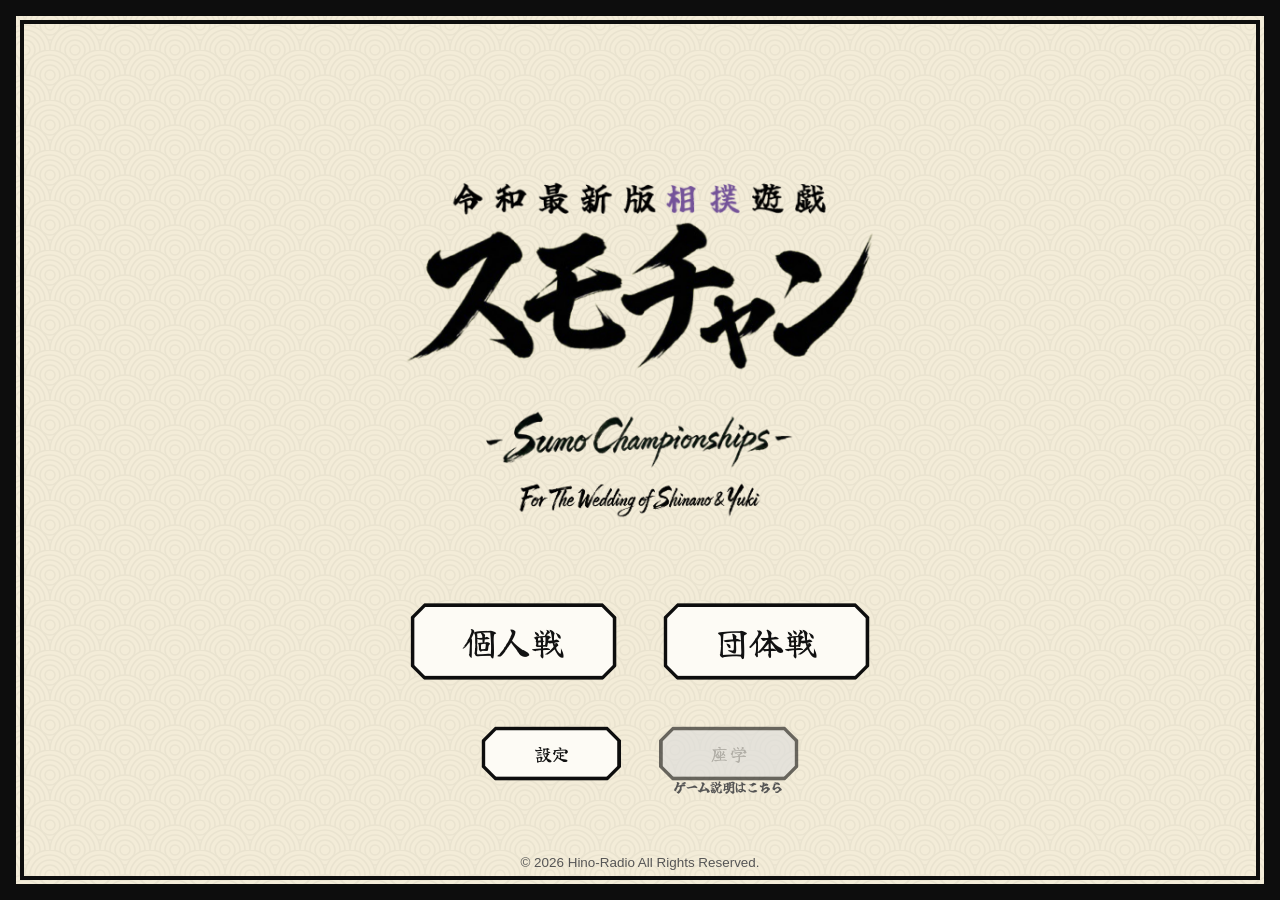
<file: index.html>
<!DOCTYPE html>
<html lang="ja">
<head>
  <meta charset="UTF-8">
  <!-- 身内向けのページのため、検索結果に出さない -->
  <meta name="robots" content="noindex, nofollow">
  <title>スモチャン -Sumo Champions- 結婚式Ver</title>
  <!-- Webフォントはローカル同梱（オフラインでも本来の書体で表示される）
       更新する場合: node tools/build_fonts.js -->
  <link rel="stylesheet" href="css/webfonts.css">

  <link rel="stylesheet" href="css/base.css">
  <link rel="stylesheet" href="css/ui.css">
  <link rel="stylesheet" href="css/battle.css">
  <link rel="stylesheet" href="css/team.css">
</head>
<body>
    <div id="sumo-frame"></div>

<div id="team-select-screen" class="screen">
        <div id="team-select-scaling-wrapper" style="width: 1260px; height: 900px; position: absolute; top: 50%; left: 50%; transform: translate(-50%, -50%); transform-origin: center center; pointer-events: none;">
            <div style="pointer-events: auto; width: 100%; height: 100%; position: relative;">
                
                <div id="team-char-title-container" style="transition: all 0.5s ease; position: absolute; top: 40px; will-change: transform; width: 100%; text-align: center; z-index: 50;">
                    <img id="team-select-header-img" src="assets/img/rikishisentaku.png" alt="力士選択" class="char-select-title-img">
                    <div id="team-select-instruction-text" class="char-select-desc">コスト合計が<span style="color:#745399; -webkit-text-stroke:2px #000; font-size:1.6em; font-family:'tamanegi', sans-serif; font-weight:900; padding:0 4px; vertical-align:baseline;">8</span>以下になるように3人組を編成しろ！</div>
                </div>

                <button class="back-to-top-btn" onclick="location.reload()">戻る</button>

                <div id="sumo-format-container">
                    <button class="back-to-top-btn format-btn" onclick="game.ui.openBgmModal()" disabled title="取組中の曲は固定です">選曲</button>
                    <button class="back-to-top-btn format-btn" onclick="document.getElementById('team-format-popover').classList.toggle('active')" disabled title="結婚式Verは勝ち抜き・コスト制限なしで固定です">相撲形式</button>
                   <div id="team-format-popover" class="format-popover" style="position: absolute; top: 50px; right: 0; background: #fff; border: 3px solid #000; border-radius: 8px; padding: 20px;  z-index: 400; display: none; flex-direction: column; gap: 15px; width: 320px;">
                        <div class="popover-close-btn" onclick="document.getElementById('team-format-popover').classList.remove('active')" style="cursor:pointer; text-align:right; font-weight:bold;">✕</div>
                        
                        <div class="popover-row">
                            <label>コスト制限</label>
                            <select id="team-cost-limit-select" class="custom-select" style="font-size: 1.2rem; padding: 5px;">
                                <option value="5">5</option>
                                <option value="6">6</option>
                                <option value="7">7</option>
                                <option value="8">8</option>
                                <option value="9">9   ※推奨</option>
                                <option value="10">10</option>
                                <option value="11">11</option>
                                <option value="12">12</option>
                                <option value="13">13</option>
                                <option value="14">14</option>
                                <option value="15">15</option>
                                <option value="99" selected>∞</option>
                            </select>
                        </div>
                        <div class="popover-row">
                            <label>取り組み形式</label>
                            <select id="team-rule-select" class="custom-select" style="font-size: 1.2rem; padding: 5px;">
                                <option value="nihon">二本先取</option>
                                <option value="kachinuki" selected>勝ち抜き</option>
                            </select>
                        </div>
                        <div class="popover-row">
                            <label>力士の重複</label>
                            <select id="team-dup-select" class="custom-select" style="font-size: 1.2rem; padding: 5px;">
                                <option value="off" selected>なし</option>
                                <option value="on">あり</option>
                            </select>
                        </div>
                    </div>
                    <style>#team-format-popover.active { display: flex !important; }</style>
                </div>

                <div id="icon-grid" class="char-icon-grid"></div>
                <!-- コントローラ・キーボードで詳細カードを開くボタンの案内（MenuNav が中身を入れる） -->
                <div id="team-detail-hint" class="char-select-desc"></div>

                <div id="preview-area" class="team-preview-area">
                    <div class="team-panel p1-team-panel">
                        <div class="team-cost-area">
                            <div id="p1-cost-val" class="cost-val">0 / 8</div>
                            <div class="team-cost-bar-bg"><div id="p1-cost-bar" class="team-cost-bar-fill"></div></div>
                        </div>
                        <div class="team-slots-container">
                            <div class="slot-wrapper" id="p1-wrapper-0"><div class="team-slot" id="p1-slot-0" data-player="p1" data-index="0"></div></div>
                            <div class="slot-wrapper" id="p1-wrapper-1"><div class="team-slot" id="p1-slot-1" data-player="p1" data-index="1"></div></div>
                            <div class="slot-wrapper" id="p1-wrapper-2"><div class="team-slot" id="p1-slot-2" data-player="p1" data-index="2"></div></div>
                        </div>
                    </div>
                    <div class="team-panel p2-team-panel">
                        <div class="team-cost-area">
                            <div id="p2-cost-val" class="cost-val">0 / 8</div>
                            <div class="team-cost-bar-bg"><div id="p2-cost-bar" class="team-cost-bar-fill"></div></div>
                        </div>
                        <div class="team-slots-container">
                            <div class="slot-wrapper" id="p2-wrapper-0"><div class="team-slot" id="p2-slot-0" data-player="p2" data-index="0"></div></div>
                            <div class="slot-wrapper" id="p2-wrapper-1"><div class="team-slot" id="p2-slot-1" data-player="p2" data-index="1"></div></div>
                            <div class="slot-wrapper" id="p2-wrapper-2"><div class="team-slot" id="p2-slot-2" data-player="p2" data-index="2"></div></div>
                        </div>
                    </div>
                </div>
            </div>
        </div>
    </div>

    <div id="team-secret-screen" class="screen">
      <div id="team-secret-scaling-wrapper" style="width: 1260px; height: 900px; position: absolute; top: 50%; left: 50%; transform: translate(-50%, -50%); transform-origin: center center;">
          
          <div id="secret-title-container" style="position: absolute; top: 55px; width: 100%; text-align: center; z-index: 50;">
              <div id="secret-instruction-text" class="char-select-desc" style="font-family: 'tamanegi', sans-serif; color: #fff; text-shadow: 3px 3px 0 #000; text-align: center; line-height: 1.3;">
                  <div id="secret-round-name" style="color:#745399; font-size: 6rem;">先鋒戦</div>
                  <div id="secret-instruction-sub" style="font-size: 1.4rem; margin-top: 18px;">出場させる力士をこっそりキー入力しろ！</div>
              </div>
          </div>

          <div class="secret-panels-container">
              <div class="secret-panel p1-secret-panel">
                  <div class="secret-player-label" style="color: var(--p1-color);font-family: 'tamanegi', sans-serif; font-size: 2rem;">1P</div>
                  <div id="secret-p1-list" class="secret-char-list"></div>
                  <div id="secret-p1-ready" class="secret-ready-stamp">選出済</div>
              </div>

              <div class="secret-vs-mark">VS</div>

              <div class="secret-panel p2-secret-panel">
                  <div class="secret-player-label" style="color: var(--p2-color);font-family: 'tamanegi', sans-serif; font-size: 2rem;">2P</div>
                  <div id="secret-p2-list" class="secret-char-list"></div>
                  <div id="secret-p2-ready" class="secret-ready-stamp">選出済</div>
              </div>
          </div>
      </div>
  </div>

  <div id="toast" class="toast-notification">設定を保存しました</div>

  <div id="start-screen" class="screen active">
    <div id="start-content-wrapper" style="width: 1260px; height: 900px; position: absolute; top: 50%; left: 50%; transform: translate(-50%, -50%); transform-origin: center center; display: flex; flex-direction: column; align-items: center; justify-content: center;">
        <div class="title-logo-group">
            <img src="assets/img/title.png" alt="スモチャン" class="title-logo">
            <img src="assets/img/WeddingTitle.png" alt="For The Wedding of Shinano &amp; Yuki" class="wedding-title">
        </div>
        
        <div style="margin-top: 40px; height: 260px; display: flex; flex-direction: column; align-items: center; justify-content: center;">
            <div id="network-loading-msg">ネットワーク巡業中…</div>

           <div id="start-btn-group" style="display: none; flex-direction: column; align-items: center; gap: 30px;">
                
                <div style="display: flex; gap: 30px;">
      <button class="btn main-start-btn" onclick="game.goToCharSelect('2P')">個人戦</button>
<button class="btn main-start-btn" onclick="startTeamMode()">団体戦</button>
  </div>
                <div style="display: flex; gap: 40px;">
                    <div class="sub-btn-container"><button class="btn sub-btn" onclick="settings.openMenu()">設定</button></div>
                    <div class="sub-btn-container"><button class="btn sub-btn" onclick="window.open('manual.html', '_blank')" disabled title="結婚式Verでは使えません">座学</button><div class="sub-caption">ゲーム説明はこちら</div></div>
                </div>
            </div>
        </div>
    </div>
    <div class="version-info">© 2026 Hino-Radio All Rights Reserved.</div>
  </div>

  <div id="day-overlay"></div>
  <div id="drag-ghost"></div>

  <div id="settings-modal" class="modal-overlay">
    <div class="settings-scale-wrapper" style="display: flex; flex-direction: column; align-items: center; justify-content: center; height: 100%;">
        <div class="settings-box" style="margin: 0; max-height: 65vh; width: 850px; max-width: 90vw;">
            <div class="settings-content">
                <div class="pause-title">環境設定</div>
                
                <div class="setting-row" style="margin-bottom: 10px;">
                    <label>音量設定</label>
                </div>
                
                <div class="volume-sub-group">
                    <div class="setting-sub-row">
                        <label>音楽</label>
                        <div class="setting-val-group">
                            <input type="range" id="setting-bgm" min="0" max="100" step="1" value="100"
                       oninput="document.getElementById('setting-bgm-val').textContent=this.value; if(typeof SoundFX!=='undefined'){ SoundFX.bgmVolume=this.value/100; SoundFX.updateBGMVolume(); } settings.current.volume.bgm=this.value; settings.apply();"
                       onchange="if(typeof SoundFX!=='undefined'){ if(SoundFX.testAudio) SoundFX.testAudio.pause(); SoundFX.testAudio = new Audio('assets/se/bgmtest.mp3'); SoundFX.testAudio.volume = SoundFX.bgmVolume; SoundFX.testAudio.play().catch(()=>{}); } ">
                            <span id="setting-bgm-val" class="volume-val">100</span>
                        </div>
                    </div>

                    <div class="setting-sub-row">
                        <label>効果音</label>
                        <div class="setting-val-group">
                            <input type="range" id="setting-se" min="0" max="100" step="1" value="100"
                       oninput="document.getElementById('setting-se-val').textContent=this.value; if(typeof SoundFX!=='undefined') SoundFX.seVolume=this.value/100; settings.current.volume.se=this.value; settings.apply();"
                       onchange="if(typeof SoundFX!=='undefined'){ if(!SoundFX.ctx) SoundFX.init(); SoundFX.playTone('parry'); }">
                            <span id="setting-se-val" class="volume-val">100</span>
                        </div>
                    </div>

                    <div class="setting-sub-row">
                        <label>声</label>
                        <div class="setting-val-group">
                            <input type="range" id="setting-voice" min="0" max="100" step="1" value="100"
                                   oninput="document.getElementById('setting-voice-val').textContent=this.value; if(typeof SoundFX!=='undefined') SoundFX.voiceVolume=this.value/100; settings.current.volume.voice=this.value; settings.apply();"
                                   onchange="if(typeof SoundFX!=='undefined') SoundFX.playVoice('dosukoi'); ">
                            <span id="setting-voice-val" class="volume-val">100</span>
                        </div>
                    </div>
                </div>
                
                <div class="setting-row">
                    <label>画面サイズ</label>
                    <select id="setting-screen-size" class="custom-select" style="font-size:1.4rem; padding:5px 15px; opacity:0.5; cursor:not-allowed;" disabled>
                        <option value="responsive">レスポンシブ (自動)</option>
                        <option value="fhd">FHD (1920x1080)</option>
                        <option value="2k">2K (2560x1440)</option>
                        <option value="4k">4K (3840x2160)</option>
                    </select>
                </div>

                <div class="setting-row">
                    <label style="color:var(--p1-color)">P1の操作方法</label>
                    <select id="setting-input-p1" class="custom-select" style="font-size:1.3rem; padding:5px 15px;"
                            onchange="settings.setInputMode('p1', this.value)">
                        <option value="kbmouse">キーボード・マウス</option>
                        <option value="keyboard">キーボードのみ</option>
                        <option value="gamepad">コントローラ</option>
                    </select>
                </div>
                <div class="setting-row">
                    <label style="color:var(--p2-color)">P2の操作方法</label>
                    <select id="setting-input-p2" class="custom-select" style="font-size:1.3rem; padding:5px 15px;"
                            onchange="settings.setInputMode('p2', this.value)">
                        <option value="kbmouse">キーボード・マウス</option>
                        <option value="keyboard">キーボードのみ</option>
                        <option value="gamepad">コントローラ</option>
                    </select>
                </div>
                <div class="setting-row" style="justify-content:flex-end;">
                    <span id="input-mode-note" style="font-size:1.05rem; opacity:0.75;"></span>
                </div>

                <details class="key-config-accordion">
                    <summary class="accordion-summary">キーコンフィグ</summary>
                    <div class="accordion-content">
                        <div class="key-config-section">
                            <div class="key-config-title" style="color:var(--p1-color)">P1（左側）</div>
                            <div class="key-grid">
                                <span>上 (いなし)</span> <button id="key-p1-u" class="key-btn" onclick="settings.startKeyConfig('p1','u',this)">W</button>
                                <span>下 (溜め)</span> <button id="key-p1-d" class="key-btn" onclick="settings.startKeyConfig('p1','d',this)">S</button>
                                <span>左 (移動)</span> <button id="key-p1-l" class="key-btn" onclick="settings.startKeyConfig('p1','l',this)">A</button>
                                <span>右 (移動)</span> <button id="key-p1-r" class="key-btn" onclick="settings.startKeyConfig('p1','r',this)">D</button>
                            </div>
                        </div>
                        <div class="key-config-section">
                            <div class="key-config-title" style="color:var(--p2-color)">P2（右側）</div>
                            <div class="key-grid">
                                <span>上 (いなし)</span> <button id="key-p2-u" class="key-btn" onclick="settings.startKeyConfig('p2','u',this)">Up</button>
                                <span>下 (溜め)</span> <button id="key-p2-d" class="key-btn" onclick="settings.startKeyConfig('p2','d',this)">Down</button>
                                <span>左 (移動)</span> <button id="key-p2-l" class="key-btn" onclick="settings.startKeyConfig('p2','l',this)">Left</button>
                                <span>右 (移動)</span> <button id="key-p2-r" class="key-btn" onclick="settings.startKeyConfig('p2','r',this)">Right</button>
                            </div>
                        </div>
                    </div>
                </details>

                <hr class="setting-hr">

                <div class="setting-row">
                    <label>設定の初期化</label>
                    <button class="btn" style="padding: 9px 20px; font-size: 1.2rem;" onclick="settings.confirmReset()">実行</button>
                </div>
            </div>
            
        </div> 
        <div class="settings-actions" style="margin-top: 30px; display: flex; justify-content: center; gap: 30px;">
            <button class="btn" style="padding: 13px 32px; font-size: 1.4rem;" onclick="settings.saveAndClose()">保存して戻る</button>
            <button class="btn" style="padding: 13px 32px; font-size: 1.4rem;" onclick="settings.cancelMenu()">キャンセル</button>
        </div>
    </div>
  </div>

  <div id="pause-menu">
      <div class="pause-box">
          <div class="pause-title">中断</div>
          <div class="pause-btn-list">
              <button class="btn" onclick="game.togglePauseMenu()">取り組みに戻る</button>
              <button class="btn" onclick="settings.openMenu()">設定</button>
              <button class="btn" onclick="game.kyujo()">休場（ゲームをやめる）</button>
          </div>
      </div>
  </div>

  <div id="char-select-screen" class="screen">
    <div id="select-scaling-wrapper" style="width: 1260px; height: 900px; position: absolute; top: 50%; left: 50%; transform: translate(-50%, -50%); transform-origin: center center; pointer-events: none;">
        
        <div style="pointer-events: auto; width: 100%; height: 100%; position: relative;">
            
            <div id="char-title-container">
                <img id="select-header-img" src="assets/img/rikishisentaku.png" alt="力士選択" class="char-select-title-img">
                <div id="select-instruction-text" class="char-select-desc">顔をドラッグして体にドッキングさせろ！</div>
            </div>

            <!-- 1Pと2Pで操作が違う時だけ、それぞれのカードの上に操作を出す -->
            <div id="select-guide-p1" class="char-select-desc select-card-guide"></div>
            <div id="select-guide-p2" class="char-select-desc select-card-guide"></div>
            
            <div id="sumo-format-container">
                <button class="back-to-top-btn format-btn" onclick="game.ui.openBgmModal()" disabled title="取組中の曲は固定です">選曲</button>
                <button class="back-to-top-btn format-btn" onclick="document.getElementById('format-popover').classList.toggle('active')" disabled title="二本先取に固定しています">相撲形式</button>

                <div id="format-popover">
                    <div class="popover-close-btn" onclick="document.getElementById('format-popover').classList.remove('active')">✕</div>
                    <div class="popover-row">
                        <label>取組数</label>
                        <select id="match-count-select" class="custom-select"></select>
                    </div>
                    <div class="popover-row">
                        <label>優勝決定戦モード</label>
                        <input type="checkbox" id="deuce-check" checked> 
                    </div>
                    <div class="popover-row" style="display:none;">
                        <label>BGM</label>
                        <select id="bgm-select" class="custom-select" style="max-width: 160px;">
                            <option value="random">ランダム</option>
                        </select>
                    </div>
                </div>
            </div>

            <button class="back-to-top-btn" onclick="location.reload()">戻る</button>
            
            <div id="icon-grid"></div>
            
            <div id="preview-area">
                <div id="preview-p1" class="preview-box p1-box"></div>
                <div id="preview-p2" class="preview-box p2-box"></div>
            </div>
            
            <div id="start-btn-container">
                <button class="start-big-btn" onclick="game.startGame()">
                    <img src="assets/img/battlestart.png" alt="TORIKUMI！" class="torikumi-img">
                </button>
            </div>
        </div>
    </div>
  </div>

  <div id="game-wrapper">
    <div class="ui-layer" id="ui-layer">
      <div class="gauge-container">
        <div class="rikishi-info">
          <div id="p1-name-disp" class="rikishi-name" style="color:var(--p1-color);"></div>
          <div id="p1-wins" class="win-count">0勝</div>
        </div>
        <div id="p1-stamina-outer" class="stamina-outer">
            <div id="p1-hp-text" class="hp-text">100 / 100</div>
            <div id="p1-bar" class="stamina-inner" style="background:var(--p1-color)"></div>
        </div>
        <div class="charge-outer" id="p1-charge-outer"><div id="p1-charge-bar" class="charge-inner"></div></div>
      </div>
      <div style="width: 2px; background: var(--border-color); margin: 0 10px;"></div>
      <div class="gauge-container" style="text-align: right">
        <div class="rikishi-info" style="flex-direction: row-reverse;">
          <div id="p2-name-disp" class="rikishi-name" style="color:var(--p2-color);"></div>
          <div id="p2-wins" class="win-count">0勝</div>
        </div>
        <div id="p2-stamina-outer" class="stamina-outer">
            <div id="p2-hp-text" class="hp-text">100 / 100</div>
            <div id="p2-bar" class="stamina-inner" style="background:var(--p2-color)"></div>
        </div>
        <div class="charge-outer" id="p2-charge-outer"><div id="p2-charge-bar" class="charge-inner" style="float:right;"></div></div>
      </div>
    </div>

    <div id="stage-container">
      <div id="stage">
        <div class="ground-area">
            <div id="line-left" class="boundary-line"></div>
            <div id="line-right" class="boundary-line"></div>
            <div id="shikiri-left" class="shikiri-line"></div>
            <div id="shikiri-right" class="shikiri-line"></div>
        </div>
        
        <div id="gyoji-container">
            <img id="gyoji-img" src="assets/img/gyouzi_hakkeyoi.png">
        </div>

        <div id="call-display">はっけよい…</div>
        <div id="p1-stun-mark" class="stun-mark">★★★</div><div id="p2-stun-mark" class="stun-mark">★★★</div>
        
        <div id="p1" class="rikishi"><div class="rikishi-body"><img src="assets/img/rikiship1.png" class="body-img"><div id="p1-head" class="head"></div></div></div>
        <div id="p2" class="rikishi"><div class="rikishi-body"><img src="assets/img/rikiship2.png" class="body-img"><div id="p2-head" class="head"></div></div></div>
      </div>

      <div id="bgm-toast">♪ <span id="bgm-name"></span></div>
      <div id="result-overlay">
        <div id="kimarite-display"></div><div id="win-message"></div><div id="match-info"></div>
        <div id="esc-hint">Esc：中断メニュー</div>
        <button id="next-btn" class="btn">次の取り組みへ</button>
      </div>
    </div>

<div id="controls-info">
      <div class="control-box" style="flex-direction: row; align-items: center; justify-content: flex-start; gap: 20px;">
        <div id="p1-control-face" class="control-face-icon"></div>
        <div style="flex: 1; display:flex; flex-direction:column;">
            <div class="control-title" style="color:var(--p1-color);"><span id="p1-control-name">P1</span> 操作 <span id="p1-cpu-badge" style="background:#000; color:#fff; font-size:0.6rem; padding:1px 5px; border-radius:4px; display:none;">CPU</span></div>
            <div id="p1-controls" style="display:flex; flex-direction:column; gap:5px;">
                <div class="control-row"><span class="key">A</span> <span class="key">D</span> &nbsp; 移動</div>
                <div class="control-row"><span class="key">W</span> &nbsp; いなし</div>
                <div class="control-row"><span class="key">S</span> &nbsp; 溜める</div>
            </div>
        </div>
      </div>
      
      <div class="control-separator"></div>
      
      <div class="control-box" style="flex-direction: row; align-items: center; justify-content: flex-end; gap: 20px; text-align:right;">
        <div style="flex: 1; display:flex; flex-direction:column; align-items:flex-end;">
            <div class="control-title" style="color:var(--p2-color); width:100%;"><span id="p2-control-name">P2</span> 操作 <span id="p2-cpu-badge" style="background:#000; color:#fff; font-size:0.6rem; padding:1px 5px; border-radius:4px; display:none;">CPU</span></div>
            <div id="p2-controls" style="display:flex; flex-direction:column; align-items:flex-end; gap:5px;">
                <div class="control-row">移動 &nbsp; <span class="key">←</span> <span class="key">→</span></div>
                <div class="control-row">いなし &nbsp; <span class="key">↑</span></div>
                <div class="control-row">溜める &nbsp; <span class="key">↓</span></div>
            </div>
        </div>
        <div id="p2-control-face" class="control-face-icon p2-face"></div>
      </div>
  </div>
  </div> <div id="bgm-modal" class="modal-overlay">
    <div class="modal-window bgm-modal-window">
        <div class="modal-header">
            <h2>BGM SELECT <span id="bgm-modal-subtitle" style="font-size: 1.4rem; color: #bbb; margin-left: 15px;">-ALBUM-</span></h2>
            <button class="close-btn" onclick="game.ui.closeBgmModal()">×</button>
        </div>
        
        <div class="modal-body scrollable-body">
            <div id="album-view" class="view-container">
                <div id="album-grid" class="album-grid"></div>
            </div>

            <div id="track-view" class="view-container" style="display: none;">
                <div class="track-header-sticky">
                    <button class="back-btn" onclick="game.ui.showAlbumView()">◀ 戻る</button>
                    <span id="current-album-title" class="album-title-display"></span>
                </div>
                <ul id="track-list" class="track-list"></ul>
            </div>
        </div>

        <div class="modal-footer">
            <div id="bgm-status-text" style="font-weight: bold; color: #fff;">選択中：ランダム</div>
        </div>
    </div>
  </div>

  <div id="transition-curtain"></div>

  <script src="js/config.js"></script>
  <script src="js/data_local.js"></script>
  <script src="js/data.js"></script>
  <script src="js/settings.js"></script>
  <script src="js/idle.js"></script>
  <script src="js/navigation.js"></script>
  <script src="js/gamepad.js"></script>
  <script src="js/audio.js"></script>
  <script src="js/player.js"></script>
  <script src="js/ai.js"></script>
  <script src="js/ui.js"></script>
  <script src="js/game.js"></script>
  <script src="js/team_ui.js"></script>
  <script src="js/team_game.js"></script>
  
  <script>
    // タイトル画面の「団体戦」ボタンから呼ばれる入口
    function startTeamMode() {
        // window.teamGame に統一してガードを入れる
        if (!window.teamGame) {
            window.teamGame = new TeamGameManager();
        }

        // BGMのアンロックと停止処理
        if (typeof SoundFX !== 'undefined') {
            if(SoundFX.bgmAudio) SoundFX.bgmAudio.pause();
            SoundFX.currentRandomBgm = null;
            if(typeof SoundFX.preloadSelectBGMs === 'function') SoundFX.preloadSelectBGMs();
            
            const unlockAudio = (audioObj) => {
                if (!audioObj) return;
                const prevVol = audioObj.volume;
                audioObj.volume = 0; // 無音でアンロック（一瞬のBGM音漏れを防ぐ）
                const playPromise = audioObj.play();
                if (playPromise !== undefined) {
                    playPromise.then(() => {
                        audioObj.pause();
                        audioObj.currentTime = 0;
                        audioObj.volume = prevVol;
                    }).catch(() => { audioObj.volume = prevVol; });
                } else {
                    audioObj.volume = prevVol;
                }
            };
            unlockAudio(SoundFX.openingAudio);
            unlockAudio(SoundFX.charSelectAudio);

            // 1. ボイスの再生（どすこい等のランダム再生）
            const sounds = ['dosukoi', 'gottyan', 'maninonrei'];
            const soundFile = sounds[Math.floor(Math.random() * sounds.length)];
            const audio = new Audio(`assets/se/${soundFile}.mp3`);
            audio.volume = SoundFX.voiceVolume !== undefined ? SoundFX.voiceVolume : 1.0;
            audio.play().catch(()=>{});
        }

        const curtain = document.getElementById('transition-curtain');
        if (curtain) {
            // 2. 幕を閉める
            curtain.classList.add('active');

            // 3. 幕が閉まりきった暗闇の中(400ms後)で、DOM（画面）を切り替える
            setTimeout(() => {
                document.getElementById('start-screen').classList.remove('active');
                document.getElementById('team-select-screen').classList.add('active');
            }, 400);

            // 4. 幕を開け、BGMを開始する(1500ms後)
            setTimeout(() => {
                curtain.classList.remove('active');
                playTeamSelectBGM();
            }, 1500);
        } else {
            // 万が一幕の要素が無い場合のフォールバック
            document.getElementById('start-screen').classList.remove('active');
            document.getElementById('team-select-screen').classList.add('active');
            playTeamSelectBGM();
        }

        // 編成画面用BGMを確実に鳴らす内部関数
        function playTeamSelectBGM() {
            if (typeof SoundFX !== 'undefined' && SoundFX.charSelectAudio) {
                SoundFX.bgmAudio = SoundFX.charSelectAudio;
                SoundFX.bgmAudio.currentTime = 0;
                if (SoundFX.bgmVolume !== undefined) {
                    SoundFX.bgmAudio.volume = SoundFX.bgmVolume * 0.66;
                }
                SoundFX.bgmAudio.play().catch(e => console.warn("BGM再生エラー:", e));
            }
        }
    }

    // 各画面の 1260x900 基準ラッパーをウィンドウサイズに合わせて拡縮する
    function initFastScale() {
        const baseW = 1260; const baseH = 900; 
        const winW = window.innerWidth - 60; 
        const winH = window.innerHeight - 60; 
        const scale = Math.min(winW / baseW, winH / baseH);
        
        const startWrapper = document.getElementById('start-content-wrapper');
        if (startWrapper) startWrapper.style.transform = `translate(-50%, -50%) scale(${scale})`;
        
        const selectWrapper = document.getElementById('select-scaling-wrapper');
        if (selectWrapper) selectWrapper.style.transform = `translate(-50%, -50%) scale(${scale})`;
        
        // 団体戦の編成画面も同様に自動拡縮させる
        const teamSelectWrapper = document.getElementById('team-select-scaling-wrapper');
        if (teamSelectWrapper) teamSelectWrapper.style.transform = `translate(-50%, -50%) scale(${scale})`;

        // シークレット選出画面も同様に自動拡縮させる
        const teamSecretWrapper = document.getElementById('team-secret-scaling-wrapper');
        if (teamSecretWrapper) teamSecretWrapper.style.transform = `translate(-50%, -50%) scale(${scale})`;
        
        const footer = document.querySelector('.version-info');
        if (footer) {
            const uiScale = Math.min(scale, 1.0);
            footer.style.transform = `scale(${uiScale})`;
        }
    }
    initFastScale();
    window.addEventListener('resize', initFastScale);

    window.addEventListener('load', () => {
        if (typeof settings !== 'undefined') {
            settings.apply();
        }
    });

    // 相撲形式ポップオーバー：モーダル外（開閉ボタン以外）をクリックしたら閉じる
    document.addEventListener('click', (e) => {
        ['format-popover', 'team-format-popover'].forEach((id) => {
            const pop = document.getElementById(id);
            if (!pop || !pop.classList.contains('active')) return;
            if (pop.contains(e.target)) return;
            if (e.target.closest && e.target.closest('.format-btn')) return;
            pop.classList.remove('active');
        });
    });

    
  </script>
  
</body>
</html>
</file>
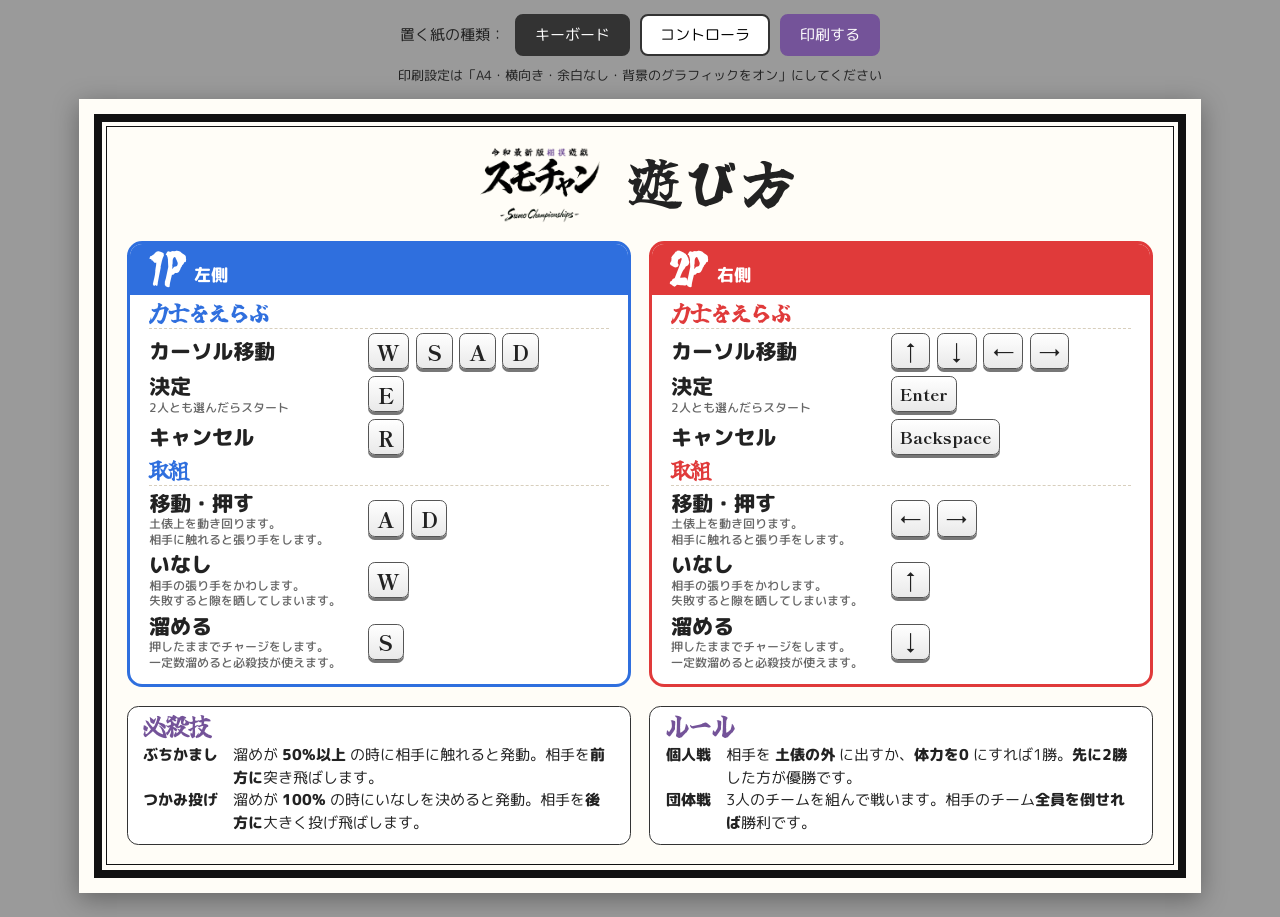
<file: controls_print.html>
<!DOCTYPE html>
<html lang="ja">
<head>
<meta charset="UTF-8">
<meta name="viewport" content="width=device-width, initial-scale=1.0">
<title>スモチャン 遊び方（印刷用）</title>
<link rel="stylesheet" href="css/webfonts.css">
<style>
    /*
     * 会場に置く操作方法の紙（A4横・1枚）。
     * 上のボタンで「キーボード」「コントローラ」を切り替えてから印刷する。
     * 印刷時は切り替えボタンは出ない。
     */
    @font-face {
        font-family: 'tamanegi';
        src: url('assets/fonts/tamanegi.ttf') format('truetype');
    }
    @page { size: A4 landscape; margin: 0; }

    :root {
        --p1: #2f6fde;
        --p2: #e03a3a;
        --ink: #222;
        --paper: #fffdf7;
        --line: #d8cfbd;
        --purple: #745399;
        --gap: 5mm;   /* 枠線・箱どうしの間隔（すべてこの値にそろえる） */
    }
    * { box-sizing: border-box; }
    html, body {
        margin: 0;
        background: #9a9a9a;
        color: var(--ink);
        font-family: 'M PLUS Rounded 1c', sans-serif;
        -webkit-print-color-adjust: exact;
        print-color-adjust: exact;
    }

    /* --- 画面だけに出す操作パネル --- */
    .toolbar {
        display: flex; gap: 10px; justify-content: center; align-items: center;
        padding: 14px 16px; flex-wrap: wrap;
        font-size: 15px;
    }
    .toolbar button {
        font: inherit; padding: 8px 18px; border-radius: 8px;
        border: 2px solid #333; background: #fff; cursor: pointer;
    }
    .toolbar button.on { background: #333; color: #fff; }
    .toolbar .print { background: var(--purple); border-color: var(--purple); color: #fff; }

    /* --- 用紙 --- */
    .sheet {
        width: 297mm; height: 210mm;
        margin: 0 auto 24px;
        background: var(--paper);
        position: relative;
        /* 内側の細線（7.2mm＋線幅0.5mm）から、箱どうしと同じ間隔 --gap をあける */
        padding: calc(7.7mm + var(--gap));
        display: flex; flex-direction: column;
        overflow: hidden;
        box-shadow: 0 6px 24px rgba(0,0,0,.35);
    }
    /* 土俵っぽい二重枠 */
    .sheet::before, .sheet::after {
        content: ""; position: absolute; pointer-events: none;
    }
    .sheet::before { inset: 4mm; border: 2.2mm solid #111; }
    .sheet::after  { inset: 7.2mm; border: 0.5mm solid #111; }

    .head {
        display: flex; align-items: center; justify-content: center; gap: 8mm;
        margin: 0 0 var(--gap);
    }
    .head img { height: 25mm; }
    .head h1 {
        margin: 0;
        font-family: 'tamanegi', serif; font-weight: normal;
        font-size: 17mm; letter-spacing: 2mm; line-height: 1;
    }

    /* コントローラ版：ロゴを左上、「操作方法」を右上に置く */
    .head.split { justify-content: space-between; padding: 0 4mm; }
    .head.split h1 { font-size: 12mm; }

    .cols { display: grid; grid-template-columns: 1fr 1fr; gap: var(--gap); flex: 1; min-height: 0; }
    /* コントローラ版は項目が少ないので、行を大きくして箱の高さに均等に並べる */
    .cols.roomy .player-body { justify-content: space-evenly; padding: 4mm 7mm; }
    .cols.roomy .row { grid-template-columns: 1fr auto; font-size: 7mm; }
    .cols.roomy .row .what small { font-size: 4mm; margin-top: 0.6mm; }
    .cols.roomy .sbtn { width: 14mm; height: 14mm; font-size: 7.6mm; }
    .cols.roomy .dpad { font-size: 5.6mm; padding: 1.6mm 3.2mm; }
    .cols.roomy .or { font-size: 4.2mm; }
    /* キーボード版は項目が多いので、行を詰めて箱に収める */
    .cols.compact .player-body { gap: 1mm; padding: 2mm 5mm; }
    .cols.compact .row { min-height: 9.6mm; font-size: 5.6mm; }
    .cols.compact .key { min-width: 9.6mm; height: 9.6mm; font-size: 5.6mm; }
    .cols.compact .key.wide { font-size: 4.4mm; }
    .cols.compact .scene { font-size: 5.4mm; padding-bottom: 1mm; margin-top: 0.4mm; }
    .cols.compact .row .what small { font-size: 3.2mm; line-height: 1.3; }
    .head.compact img { height: 20mm; }
    .head.compact h1 { font-size: 13mm; }
    .foot.pair { grid-template-columns: 1fr 1fr; }
    .foot.pair .box { font-size: 4mm; }

    .player {
        border: 0.8mm solid var(--c); border-radius: 4mm;
        background: #fff;
        display: flex; flex-direction: column;
        overflow: hidden;
    }
    .player.p1 { --c: var(--p1); }
    .player.p2 { --c: var(--p2); }
    .player.both { --c: #333; }
    .player-tag {
        background: var(--c); color: #fff;
        font-family: 'tamanegi', serif;
        font-size: 9mm; line-height: 1; padding: 2mm 5mm 2.4mm;
    }
    .player-tag small { font-size: 4.6mm; margin-left: 3mm; font-family: 'M PLUS Rounded 1c', sans-serif; font-weight: 800; }
    .player-body { padding: 3mm 5mm 3mm; display: flex; flex-direction: column; gap: 2.5mm; flex: 1; }

    .scene {
        font-family: 'tamanegi', serif; font-size: 6mm; line-height: 1;
        color: var(--c);
        border-bottom: 0.4mm dashed var(--line);
        padding-bottom: 1.6mm; margin-top: 1mm;
    }
    .row {
        display: grid; grid-template-columns: 58mm 1fr; align-items: center;
        font-size: 6mm; font-weight: 800; min-height: 11.5mm;
    }
    .row .what { line-height: 1.25; }
    .row .what small { display: block; font-size: 3.6mm; font-weight: 500; color: #666; }
    .keys { display: flex; gap: 1.8mm; align-items: center; flex-wrap: wrap; font-size: 4.6mm; }

    /* キーボードのキー */
    .key {
        display: inline-flex; align-items: center; justify-content: center;
        min-width: 11mm; height: 11mm; padding: 0 2.2mm;
        border: 0.45mm solid #555; border-radius: 1.8mm;
        background: linear-gradient(#fff, #e9e9e9);
        box-shadow: 0 0.8mm 0 #777;
        font-family: 'Shippori Mincho', serif; font-weight: 800;
        font-size: 6.2mm; line-height: 1;
    }
    .key.wide { font-size: 4.8mm; }
    .or { font-size: 3.6mm; color: #777; font-weight: 500; }

    /* SFCタイプのコントローラのボタン（A赤・B黄・X青・Y緑） */
    .sbtn {
        display: inline-flex; align-items: center; justify-content: center;
        width: 11mm; height: 11mm; border-radius: 50%;
        border: 0.45mm solid rgba(0,0,0,.45);
        box-shadow: 0 0.8mm 0 rgba(0,0,0,.35);
        color: #fff; font-family: 'Shippori Mincho', serif; font-weight: 800;
        font-size: 6mm; line-height: 1;
        text-shadow: 0 0.3mm 0.6mm rgba(0,0,0,.5);
    }
    .sbtn.a { background: #d8312c; }
    .sbtn.b { background: #e8b400; }
    .sbtn.x { background: #2f5fc4; }
    .sbtn.y { background: #2a9a4a; }
    .dpad {
        font-family: 'Shippori Mincho', serif; font-weight: 800; font-size: 4.6mm;
        border: 0.45mm solid #555; border-radius: 1.8mm; padding: 1mm 2.4mm;
        background: linear-gradient(#fff, #e9e9e9); box-shadow: 0 0.8mm 0 #777;
    }

    /* 下の帯：技と勝ち方 */
    .foot {
        margin-top: var(--gap);
        display: grid; grid-template-columns: 1fr; gap: var(--gap);
    }
    .box {
        border: 0.5mm solid #333; border-radius: 3mm; background: #fff;
        padding: 2.2mm 4mm 2.4mm;
        font-size: 4.8mm; line-height: 1.5;
    }
    .box h2 {
        margin: 0 0 1mm; font-family: 'tamanegi', serif; font-weight: normal;
        font-size: 6mm; color: var(--purple); line-height: 1.1;
    }
    .box b { font-weight: 800; }
    .waza { display: grid; grid-template-columns: max-content 1fr; column-gap: 4mm; margin: 0; }
    .waza dt { font-weight: 800; }
    .waza dd { margin: 0; }

    .note { font-size: 3.4mm; color: #666; margin-top: auto; padding-top: 1mm; }

    [hidden] { display: none !important; }

    @media print {
        html, body { background: none; }
        .toolbar { display: none; }
        .sheet { margin: 0; box-shadow: none; }
    }
</style>
</head>
<body>

<div class="toolbar">
    <span>置く紙の種類：</span>
    <button type="button" data-mode="keyboard" class="on">キーボード</button>
    <button type="button" data-mode="pad">コントローラ</button>
    <button type="button" class="print" onclick="window.print()">印刷する</button>
    <span style="width:100%; text-align:center; font-size:13px; color:#222;">
        印刷設定は「A4・横向き・余白なし・背景のグラフィックをオン」にしてください
    </span>
</div>

<!-- ============ キーボード版 ============ -->
<section class="sheet" id="sheet-keyboard">
    <div class="head compact">
        <img src="assets/img/title.png" alt="スモチャン">
        <h1>遊び方</h1>
    </div>

    <div class="cols compact">
        <div class="player p1">
            <div class="player-tag">1P<small>左側</small></div>
            <div class="player-body">
                <div class="scene">力士をえらぶ</div>
                <div class="row"><div class="what">カーソル移動</div>
                    <div class="keys"><span class="key">W</span><span class="key">S</span><span class="key">A</span><span class="key">D</span></div></div>
                <div class="row"><div class="what">決定<small>2人とも選んだらスタート</small></div>
                    <div class="keys"><span class="key">E</span></div></div>
                <div class="row"><div class="what">キャンセル</div>
                    <div class="keys"><span class="key">R</span></div></div>

                <div class="scene">取組</div>
                <div class="row"><div class="what">移動・押す<small>土俵上を動き回ります。<br>相手に触れると張り手をします。</small></div>
                    <div class="keys"><span class="key">A</span><span class="key">D</span></div></div>
                <div class="row"><div class="what">いなし<small>相手の張り手をかわします。<br>失敗すると隙を晒してしまいます。</small></div>
                    <div class="keys"><span class="key">W</span></div></div>
                <div class="row"><div class="what">溜める<small>押したままでチャージをします。<br>一定数溜めると必殺技が使えます。</small></div>
                    <div class="keys"><span class="key">S</span></div></div>
            </div>
        </div>

        <div class="player p2">
            <div class="player-tag">2P<small>右側</small></div>
            <div class="player-body">
                <div class="scene">力士をえらぶ</div>
                <div class="row"><div class="what">カーソル移動</div>
                    <div class="keys"><span class="key">↑</span><span class="key">↓</span><span class="key">←</span><span class="key">→</span></div></div>
                <div class="row"><div class="what">決定<small>2人とも選んだらスタート</small></div>
                    <div class="keys"><span class="key wide">Enter</span></div></div>
                <div class="row"><div class="what">キャンセル</div>
                    <div class="keys"><span class="key wide">Backspace</span></div></div>

                <div class="scene">取組</div>
                <div class="row"><div class="what">移動・押す<small>土俵上を動き回ります。<br>相手に触れると張り手をします。</small></div>
                    <div class="keys"><span class="key">←</span><span class="key">→</span></div></div>
                <div class="row"><div class="what">いなし<small>相手の張り手をかわします。<br>失敗すると隙を晒してしまいます。</small></div>
                    <div class="keys"><span class="key">↑</span></div></div>
                <div class="row"><div class="what">溜める<small>押したままでチャージをします。<br>一定数溜めると必殺技が使えます。</small></div>
                    <div class="keys"><span class="key">↓</span></div></div>
            </div>
        </div>
    </div>

    <div class="foot pair">
        <div class="box">
            <h2>必殺技</h2>
            <dl class="waza">
                <dt>ぶちかまし</dt><dd>溜めが <b>50%以上</b> の時に相手に触れると発動。相手を<b>前方に</b>突き飛ばします。</dd>
                <dt>つかみ投げ</dt><dd>溜めが <b>100%</b> の時にいなしを決めると発動。相手を<b>後方に</b>大きく投げ飛ばします。</dd>
            </dl>
        </div>
        <div class="box">
            <h2>ルール</h2>
            <dl class="waza">
                <dt>個人戦</dt><dd>相手を <b>土俵の外</b> に出すか、<b>体力を0</b> にすれば1勝。<b>先に2勝</b>した方が優勝です。</dd>
                <dt>団体戦</dt><dd>3人のチームを組んで戦います。相手のチーム<b>全員を倒せれば</b>勝利です。</dd>
            </dl>
        </div>
    </div>
</section>

<!-- ============ コントローラ版 ============ -->
<section class="sheet" id="sheet-pad" hidden>
    <!-- 左上にロゴ、右上に「操作方法」 -->
    <div class="head split">
        <img src="assets/img/title.png" alt="スモチャン">
        <h1>遊び方</h1>
    </div>

    <div class="cols roomy">
        <div class="player both">
            <div class="player-tag">力士の選び方</div>
            <div class="player-body">
                <div class="row"><div class="what">カーソル移動</div>
                    <div class="keys"><span class="dpad">↑・↓・←・→</span></div></div>
                <div class="row"><div class="what">決定 / 取組開始</div>
                    <div class="keys"><span class="sbtn a">A</span></div></div>
                <div class="row"><div class="what">キャンセル</div>
                    <div class="keys"><span class="sbtn b">B</span></div></div>
            </div>
        </div>

        <div class="player both">
            <div class="player-tag">戦い方</div>
            <div class="player-body">
                <div class="row"><div class="what">移動・張り手<small>土俵上を動き回ります。<br>相手に触れると張り手をします。</small></div>
                    <div class="keys"><span class="dpad">←・→</span></div></div>
                <div class="row"><div class="what">溜める<small>押したままでチャージをします。<br>一定数溜めると必殺技が使えます。</small></div>
                    <div class="keys"><span class="sbtn a">A</span><span class="or">または</span><span class="sbtn y">Y</span></div></div>
                <div class="row"><div class="what">いなし<small>相手の張り手をかわします。<br>失敗すると隙を晒してしまいます。</small></div>
                    <div class="keys"><span class="sbtn x">X</span><span class="or">または</span><span class="sbtn b">B</span></div></div>
            </div>
        </div>
    </div>

    <div class="foot">
        <div class="box">
            <h2>必殺技</h2>
            <dl class="waza">
                <dt>ぶちかまし</dt><dd>溜めが <b>50%以上</b> の時に相手に触れると発動。相手を<b>前方に</b>突き飛ばします。</dd>
                <dt>つかみ投げ</dt><dd>溜めが <b>100%</b> の時にいなしを決めると発動。相手を<b>後方に</b>大きく投げ飛ばします。</dd>
            </dl>
        </div>
        <div class="box">
            <h2>ルール</h2>
            <dl class="waza">
                <dt>個人戦</dt><dd>相手を <b>土俵の外</b> に出すか、<b>体力を0</b> にすれば1勝。<b>先に2勝</b>した方が優勝です。</dd>
                <dt>団体戦</dt><dd>3人のチームを組んで戦います。相手のチーム<b>全員を倒せれば</b>勝利です。</dd>
            </dl>
        </div>
    </div>
</section>

<script>
    // 画面上で「キーボード」「コントローラ」の紙を切り替える（印刷されるのは表示中の1枚）
    document.querySelectorAll('.toolbar [data-mode]').forEach(btn => {
        btn.addEventListener('click', () => {
            const mode = btn.dataset.mode;
            document.querySelectorAll('.toolbar [data-mode]').forEach(b => b.classList.toggle('on', b === btn));
            document.getElementById('sheet-keyboard').hidden = (mode !== 'keyboard');
            document.getElementById('sheet-pad').hidden = (mode !== 'pad');
        });
    });
</script>
</body>
</html>
</file>
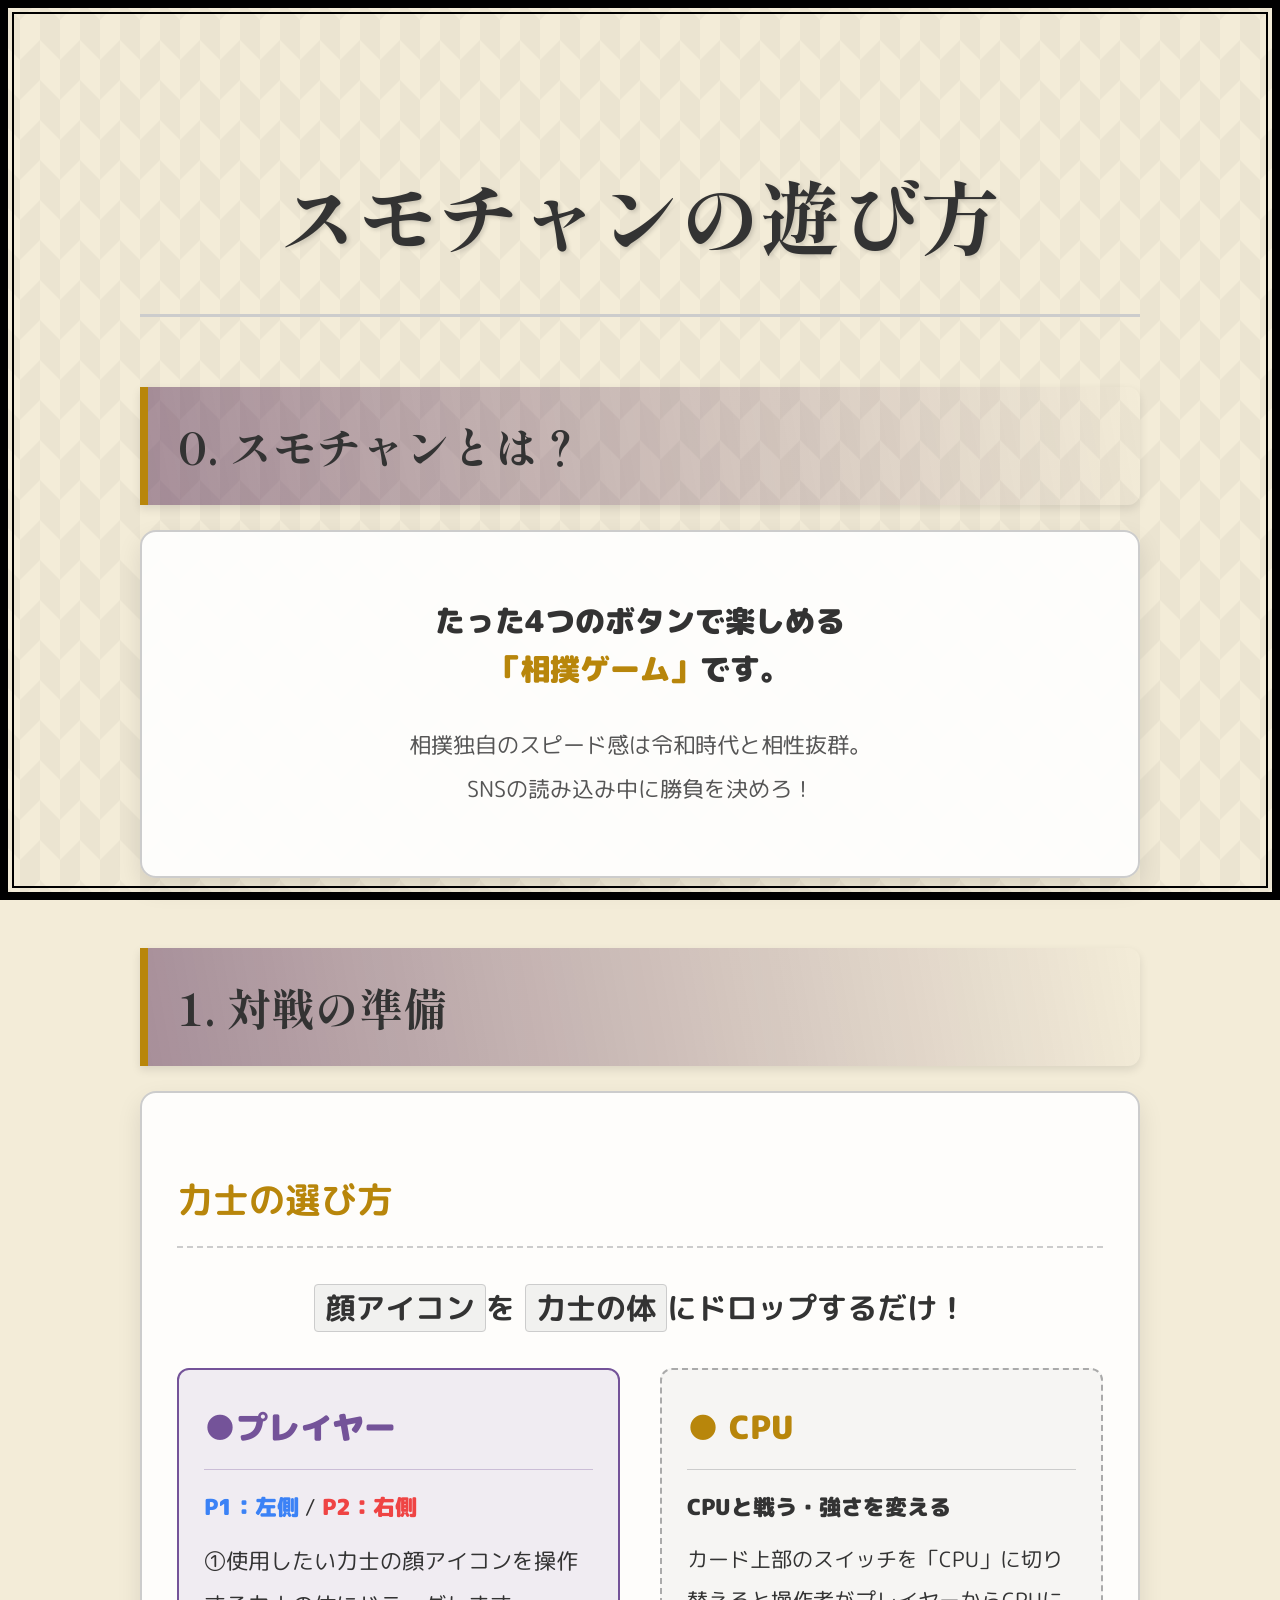
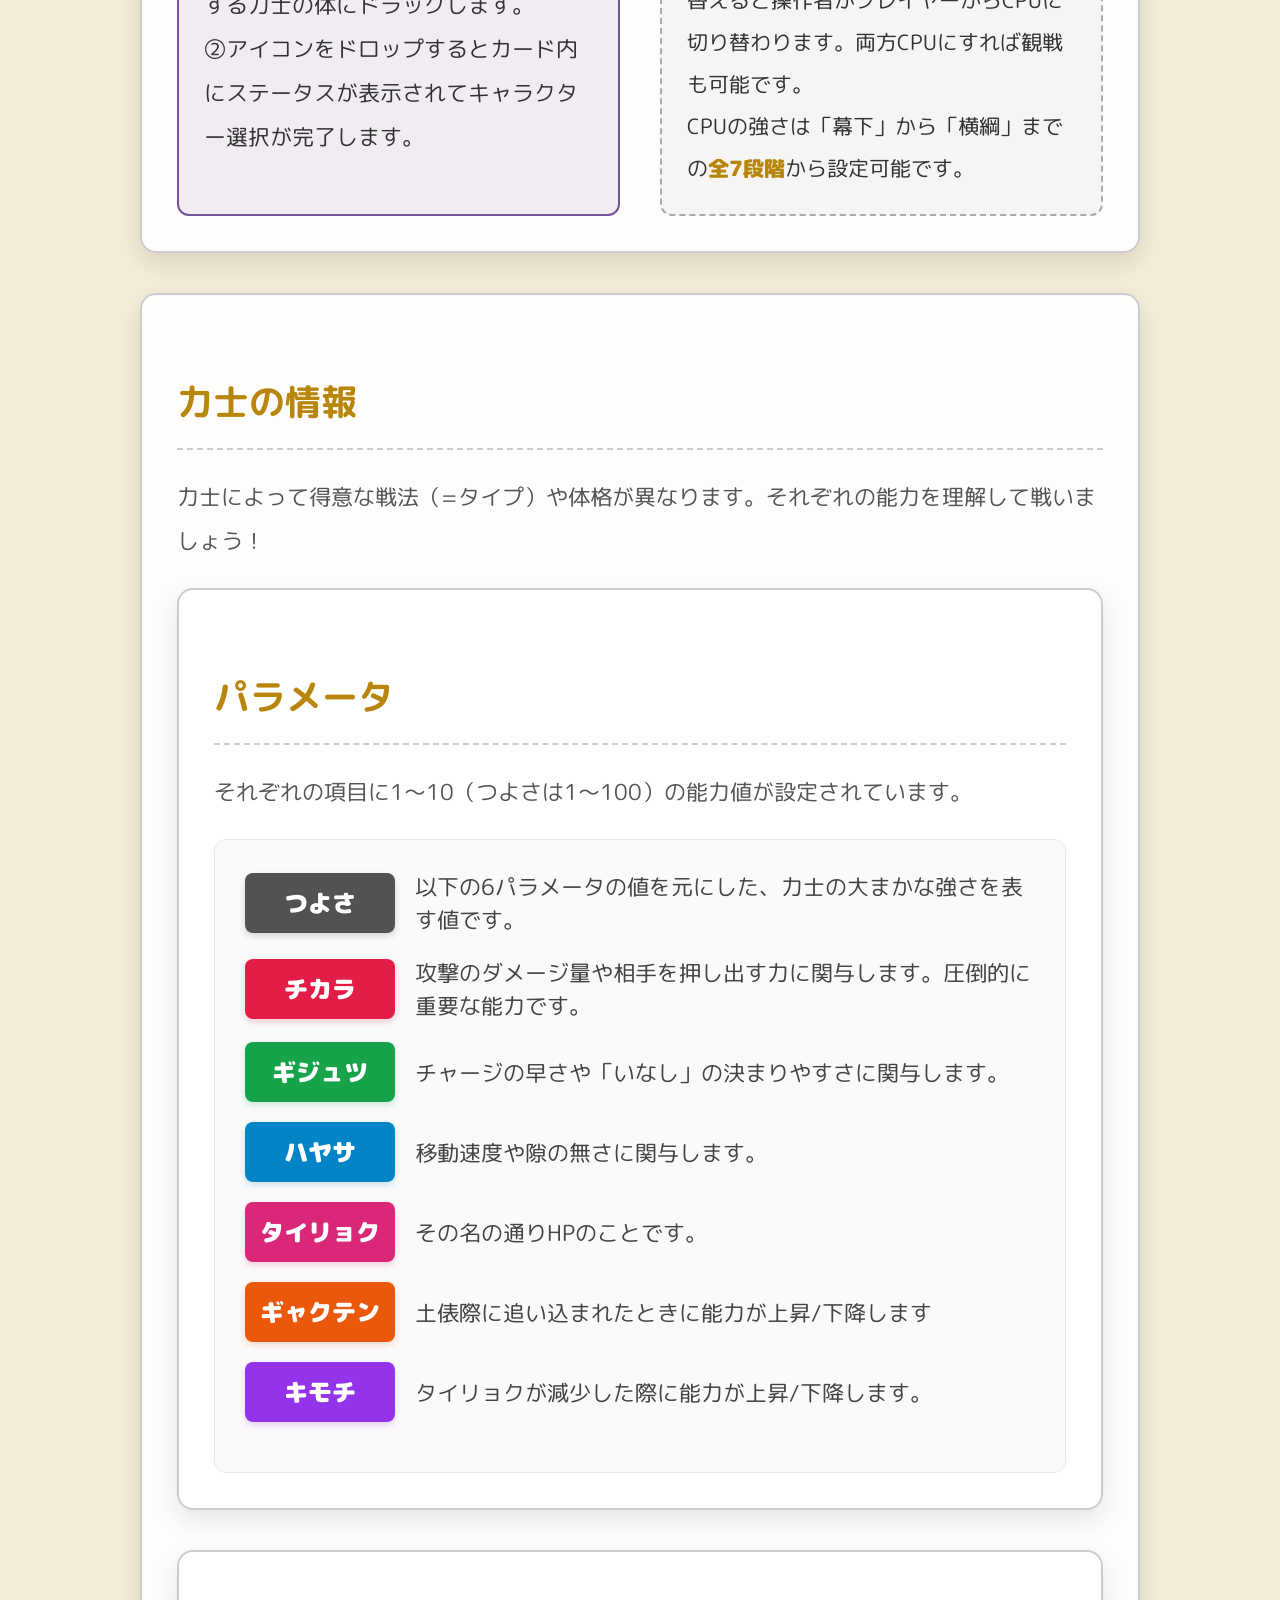
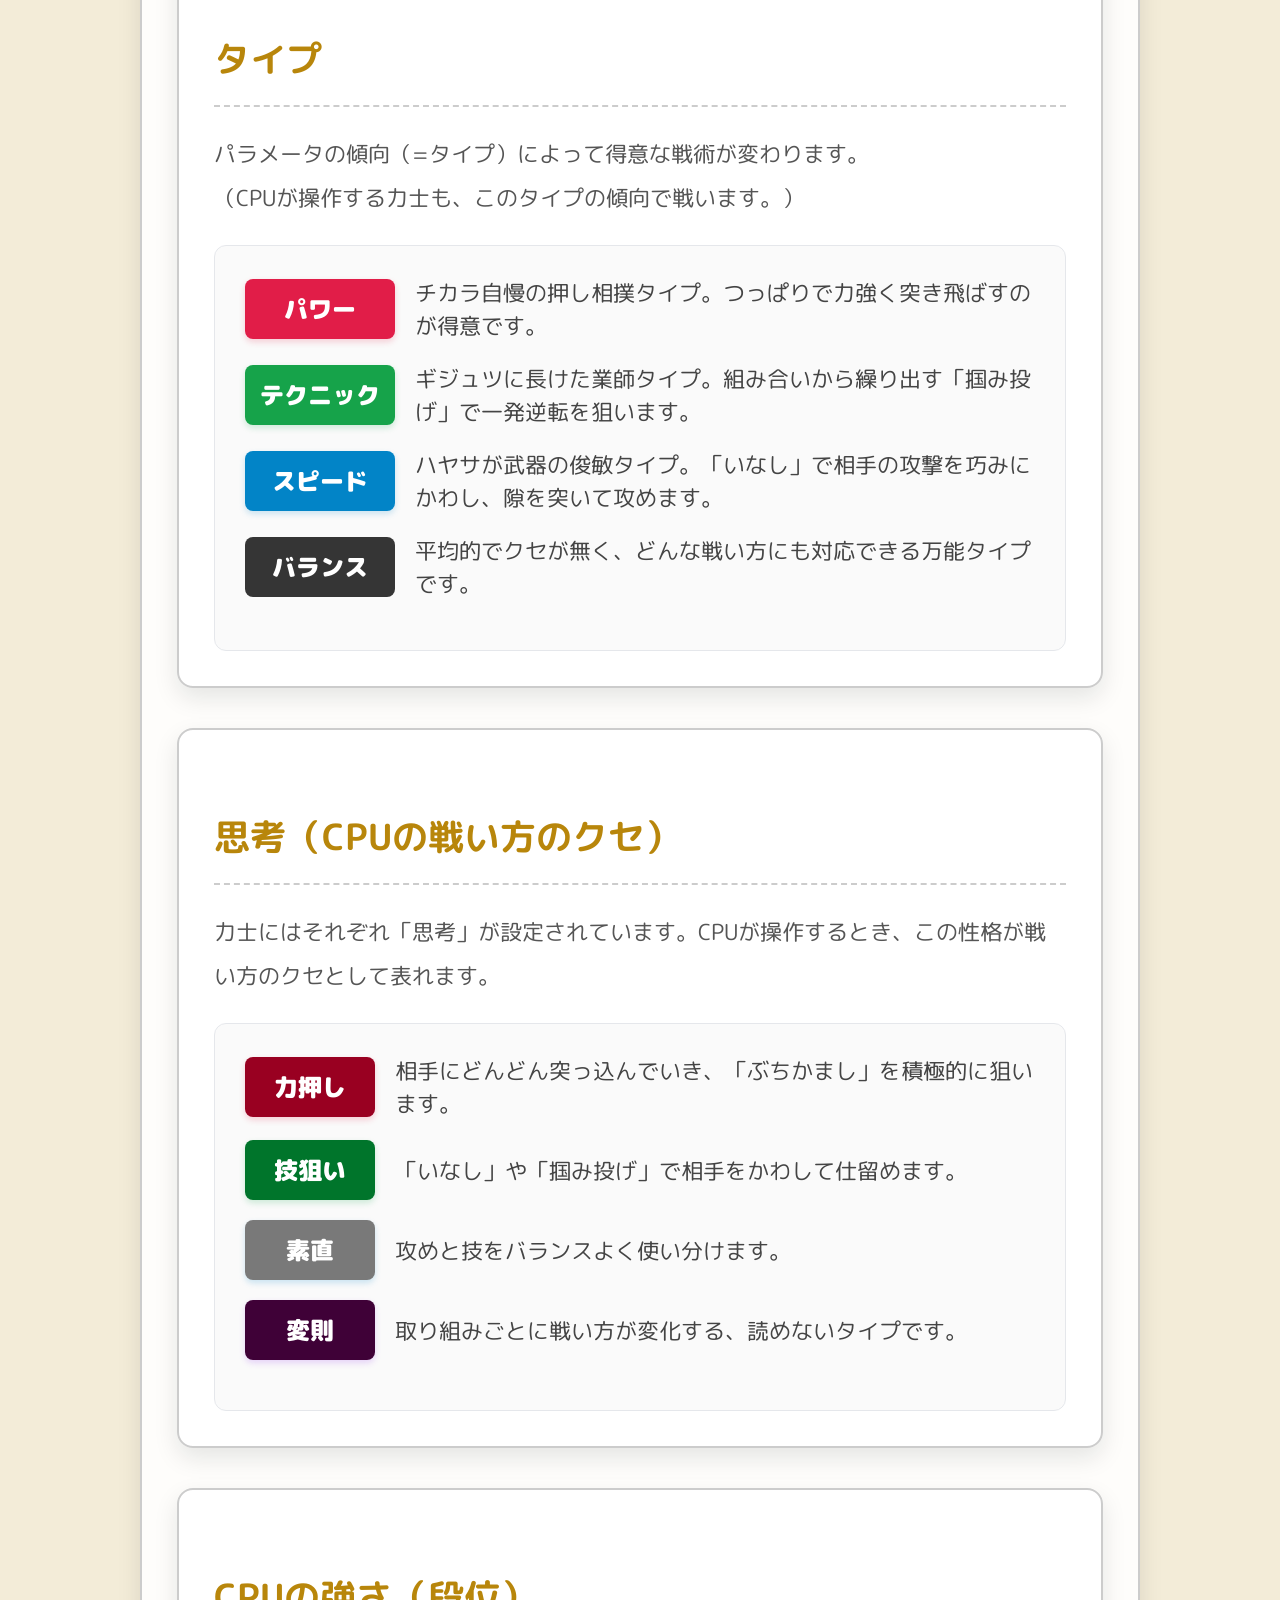
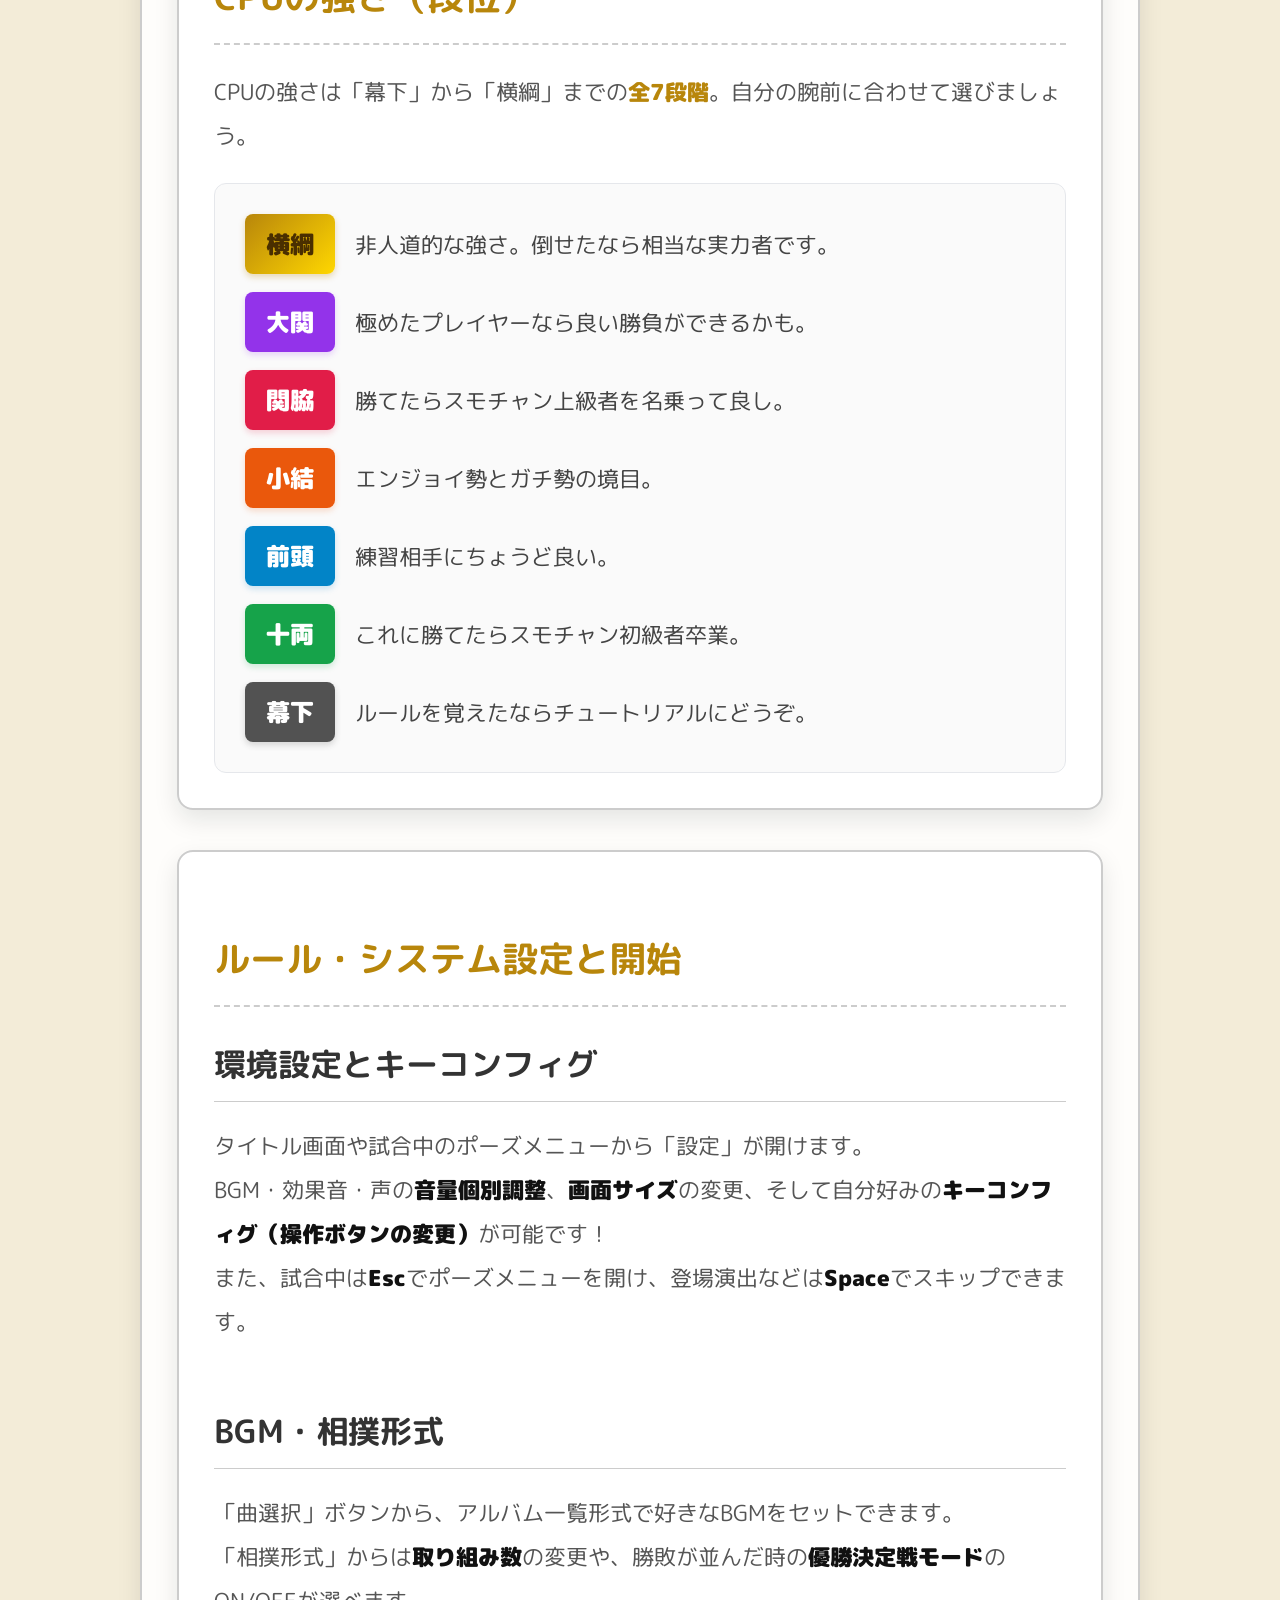
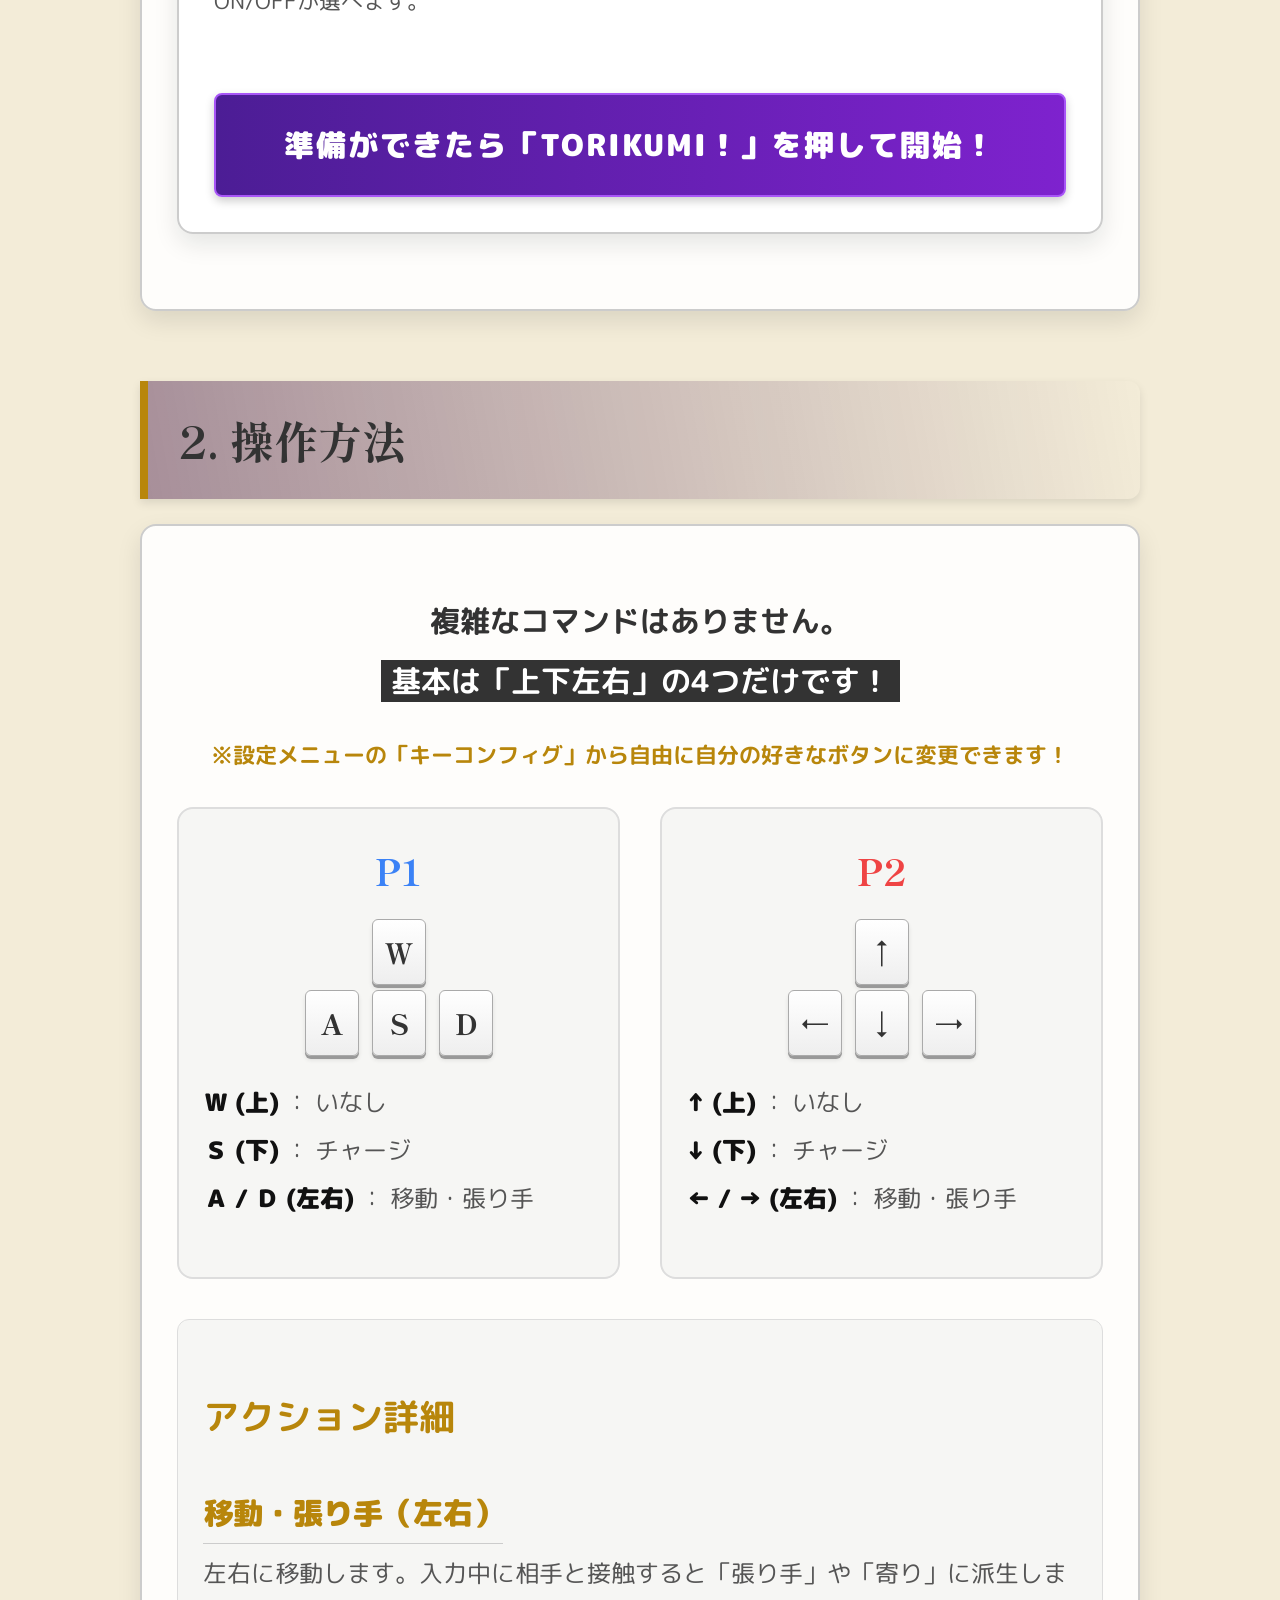
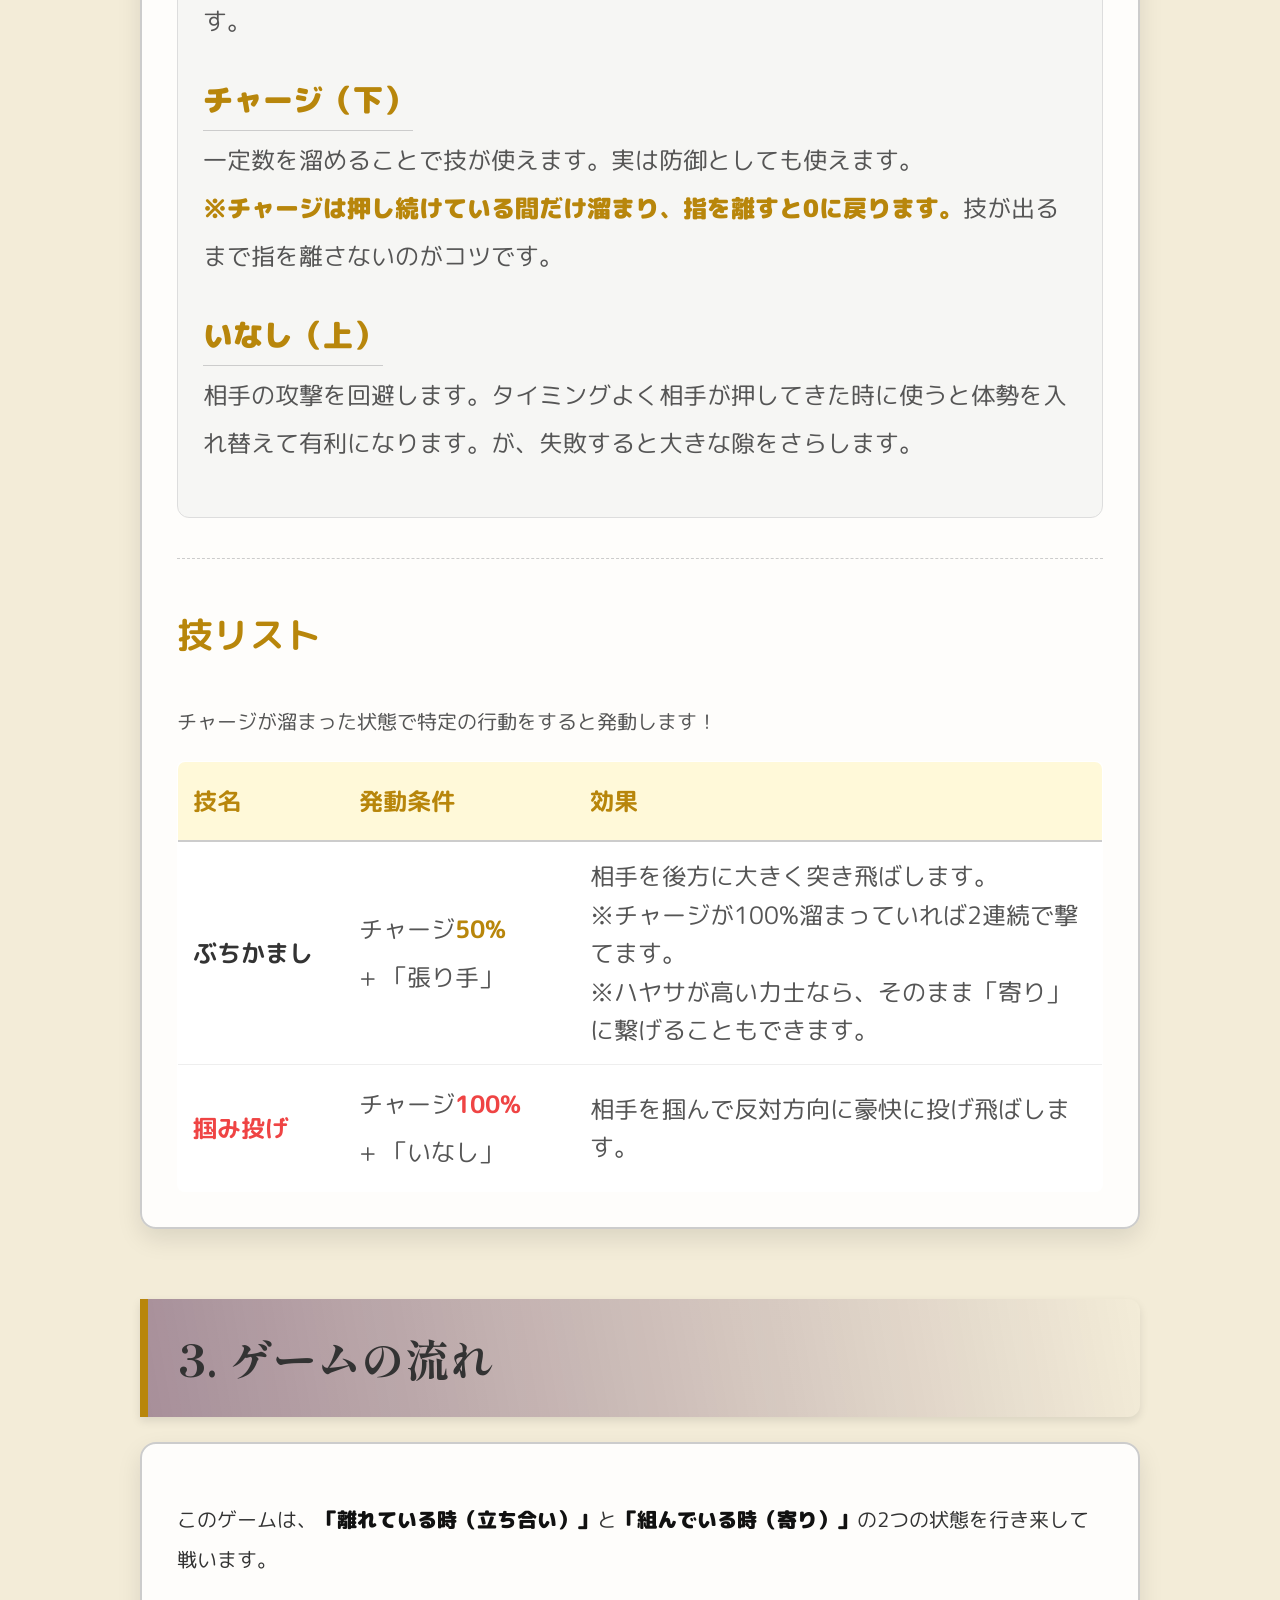
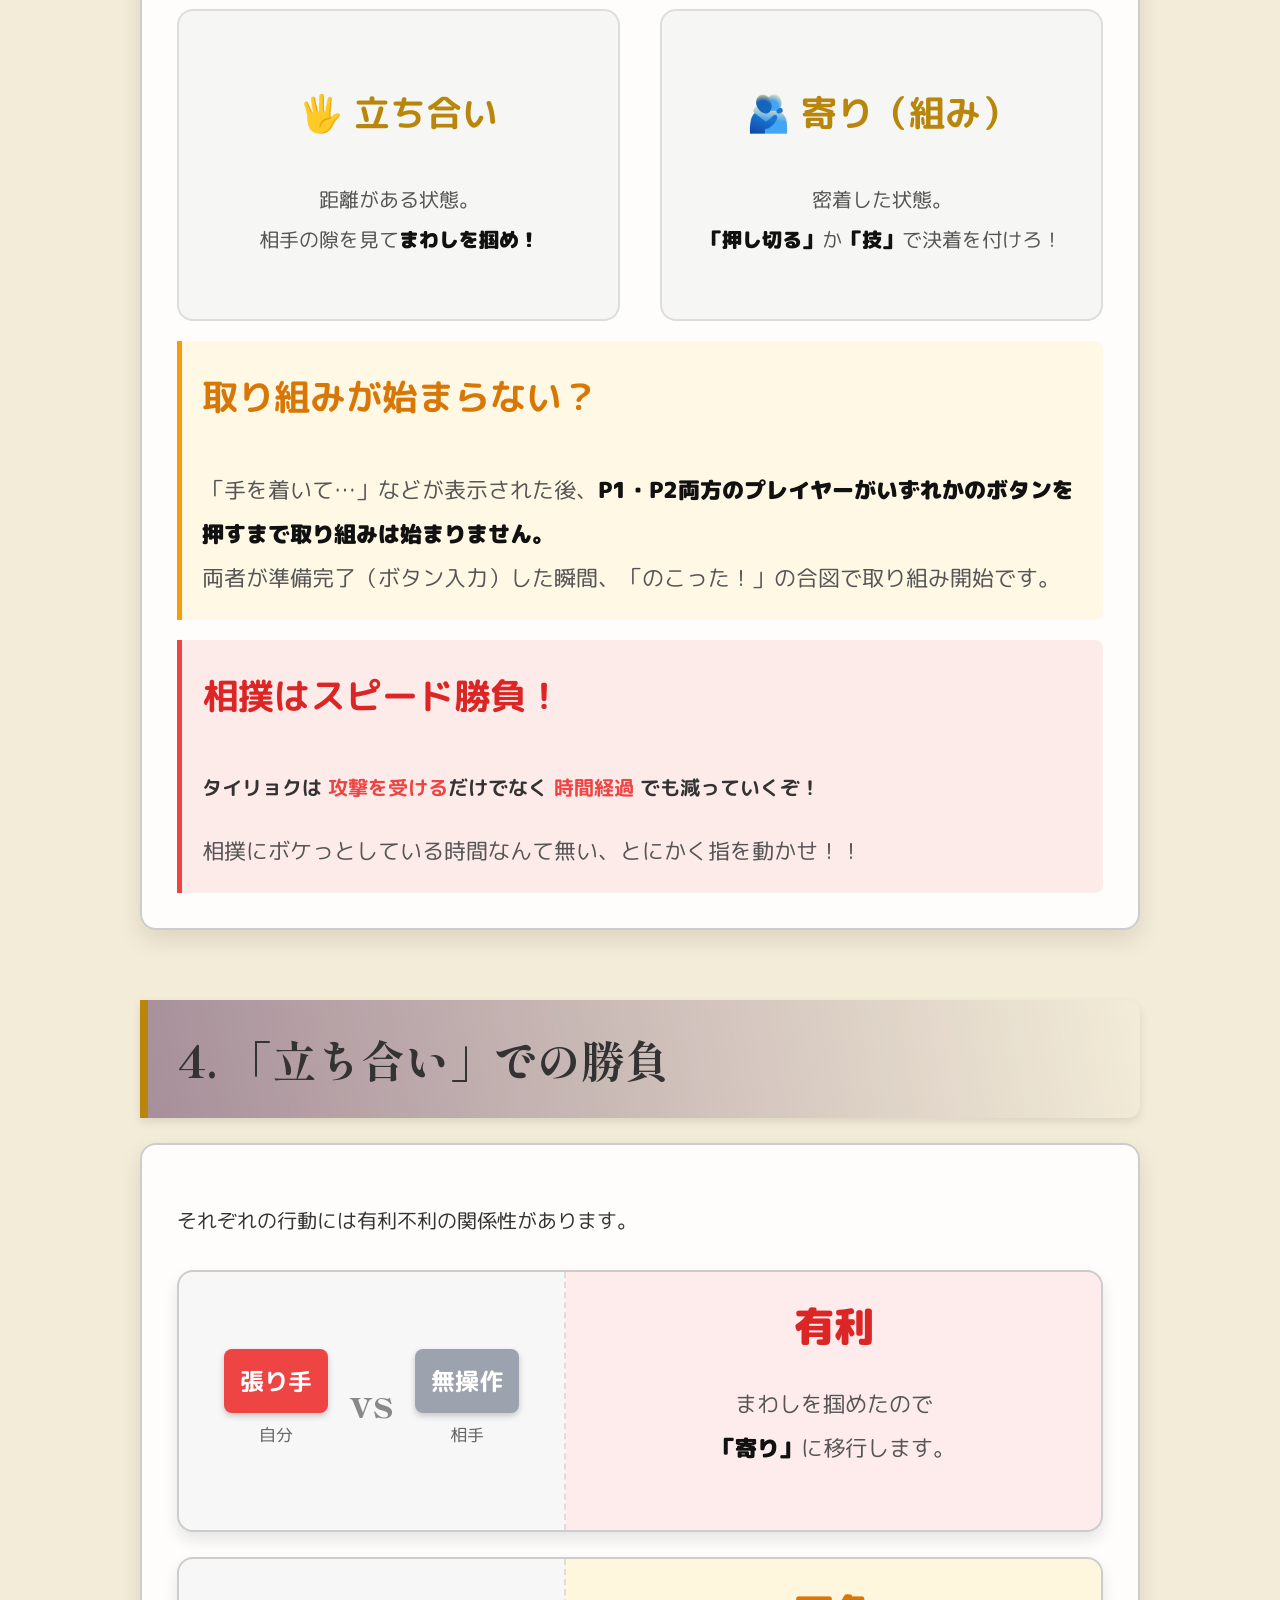
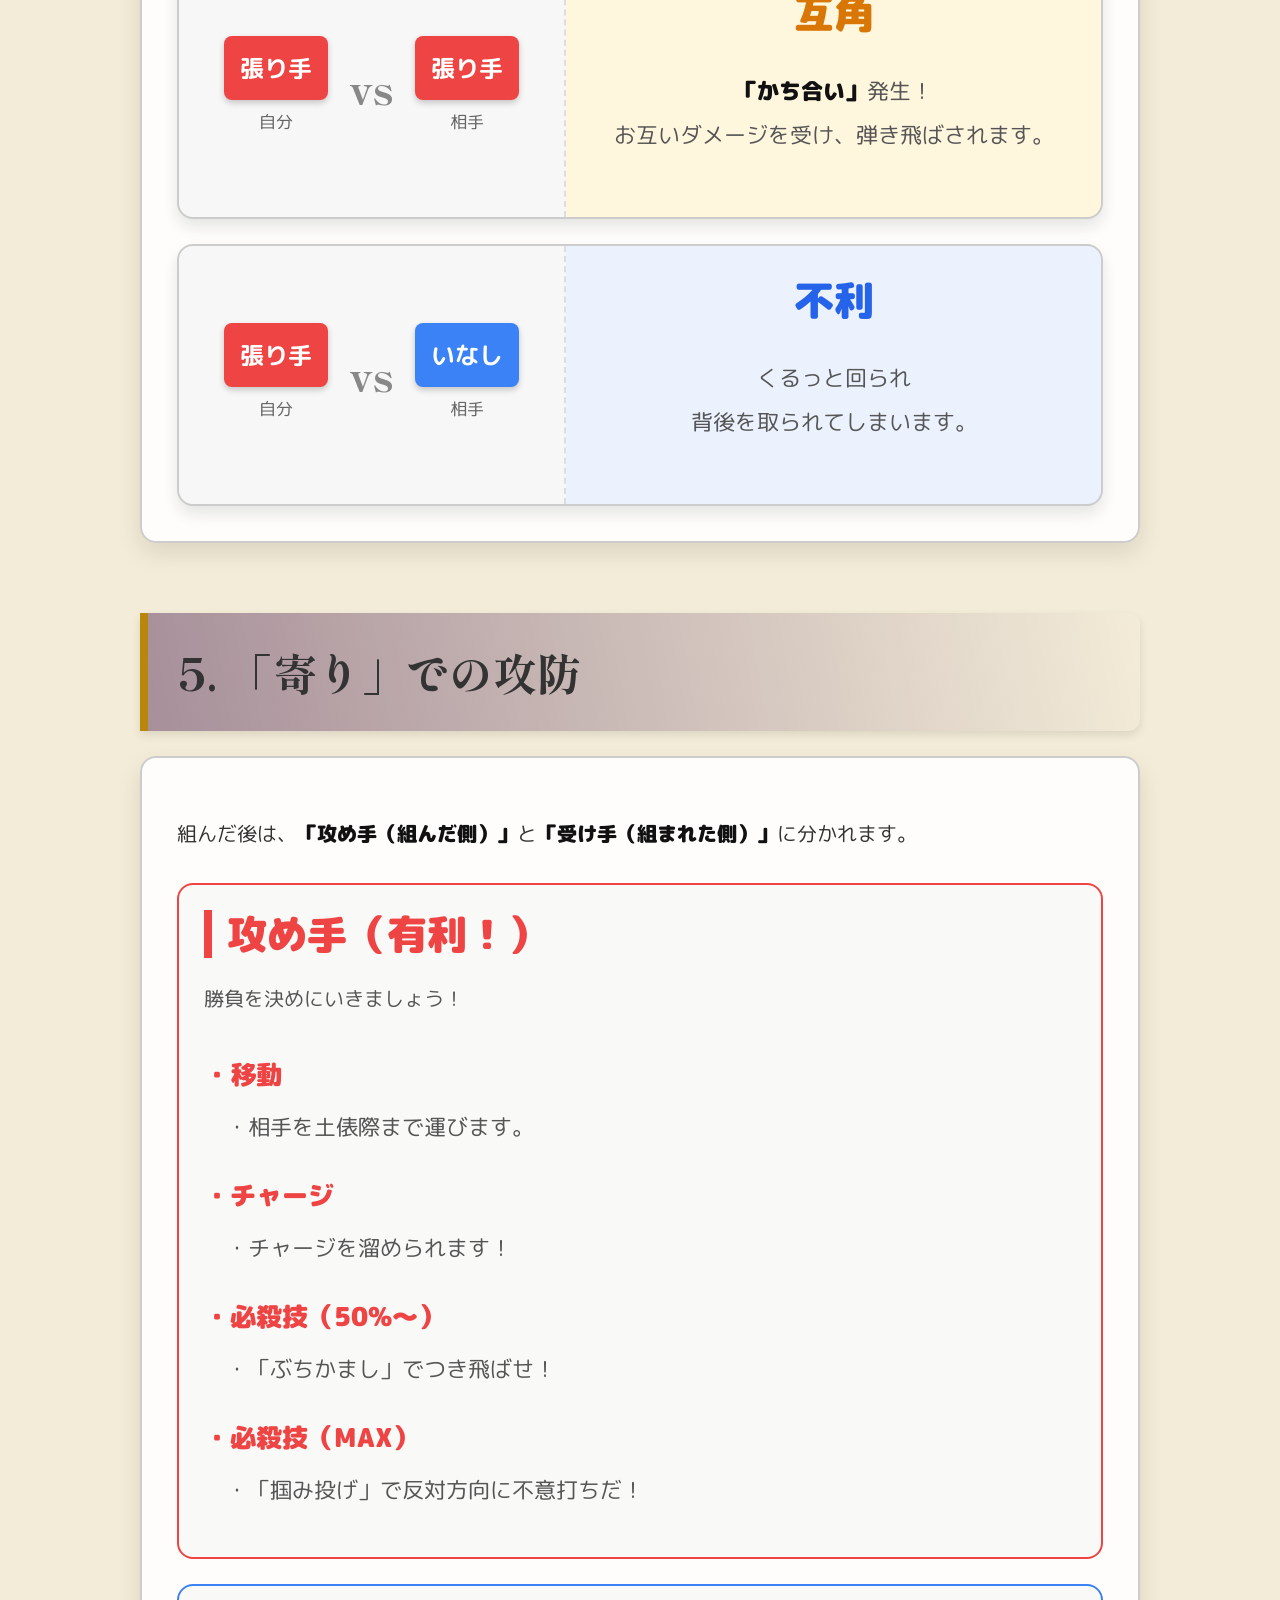
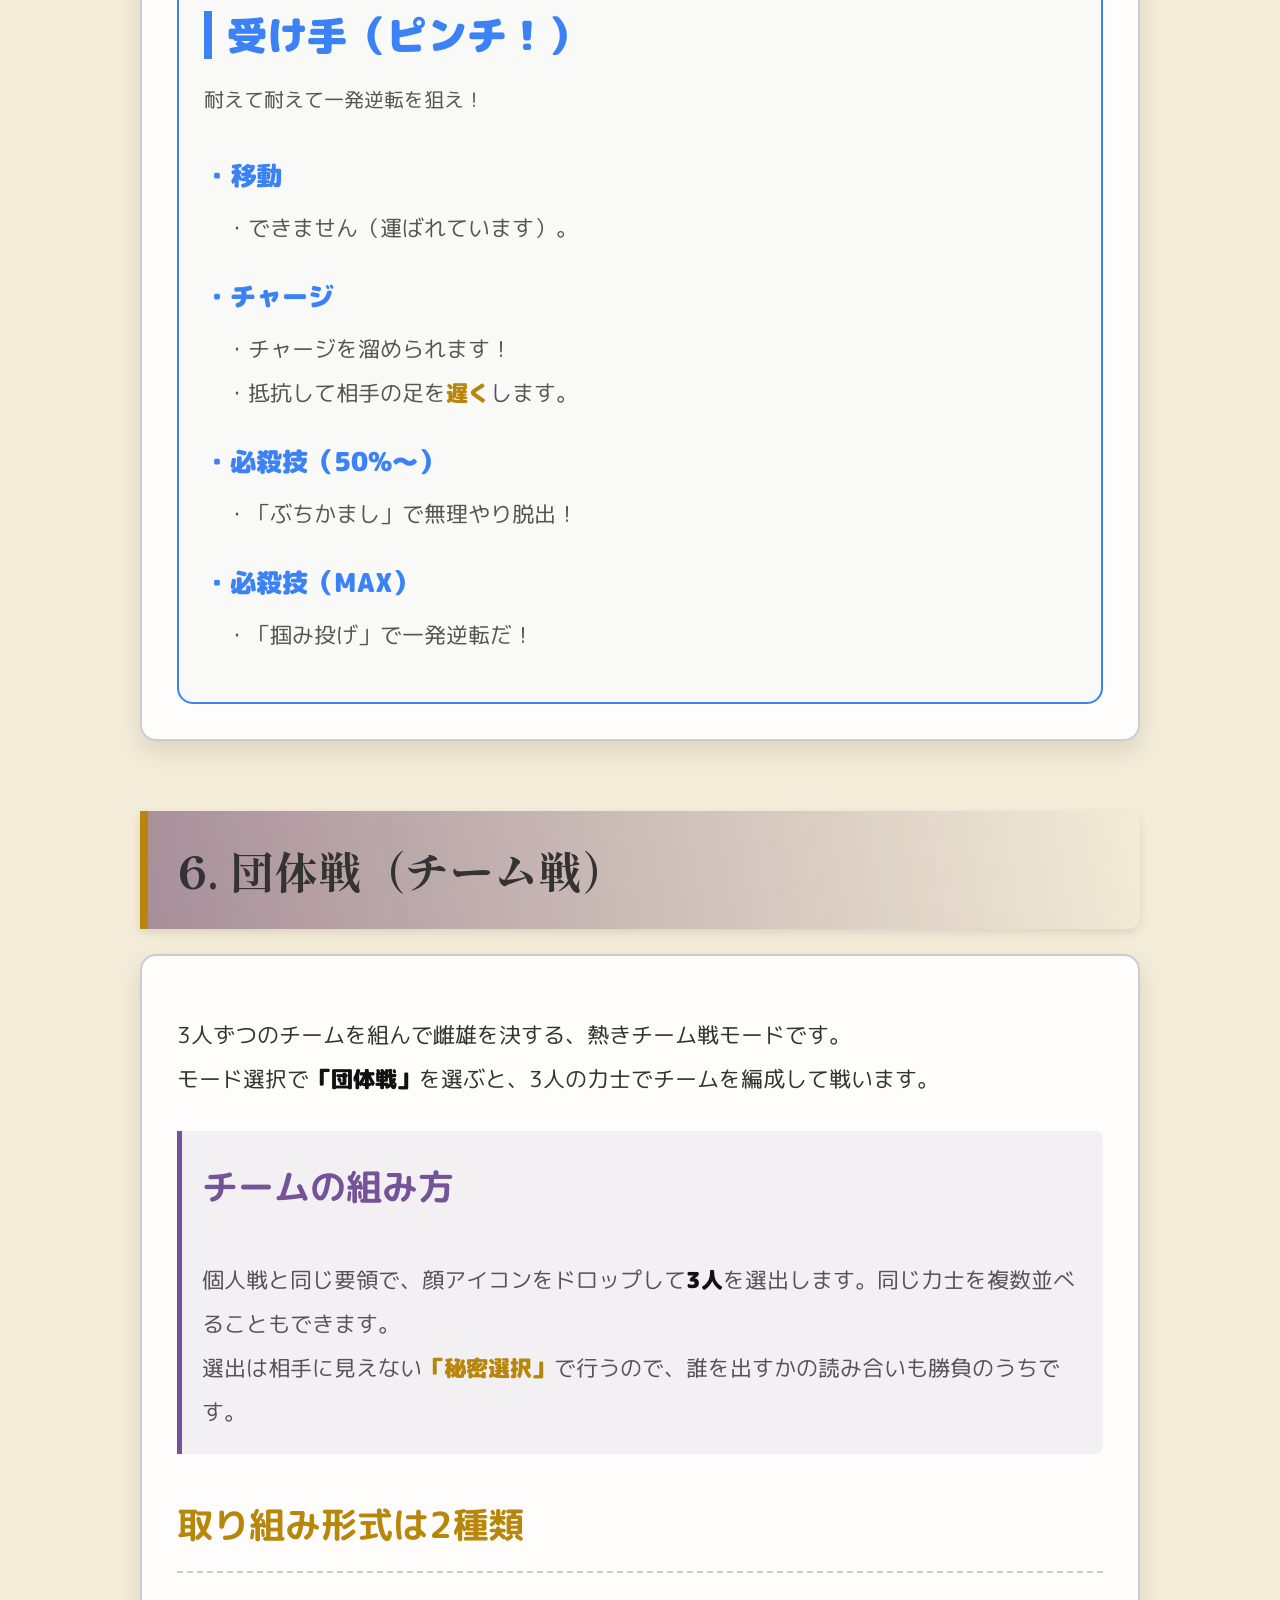
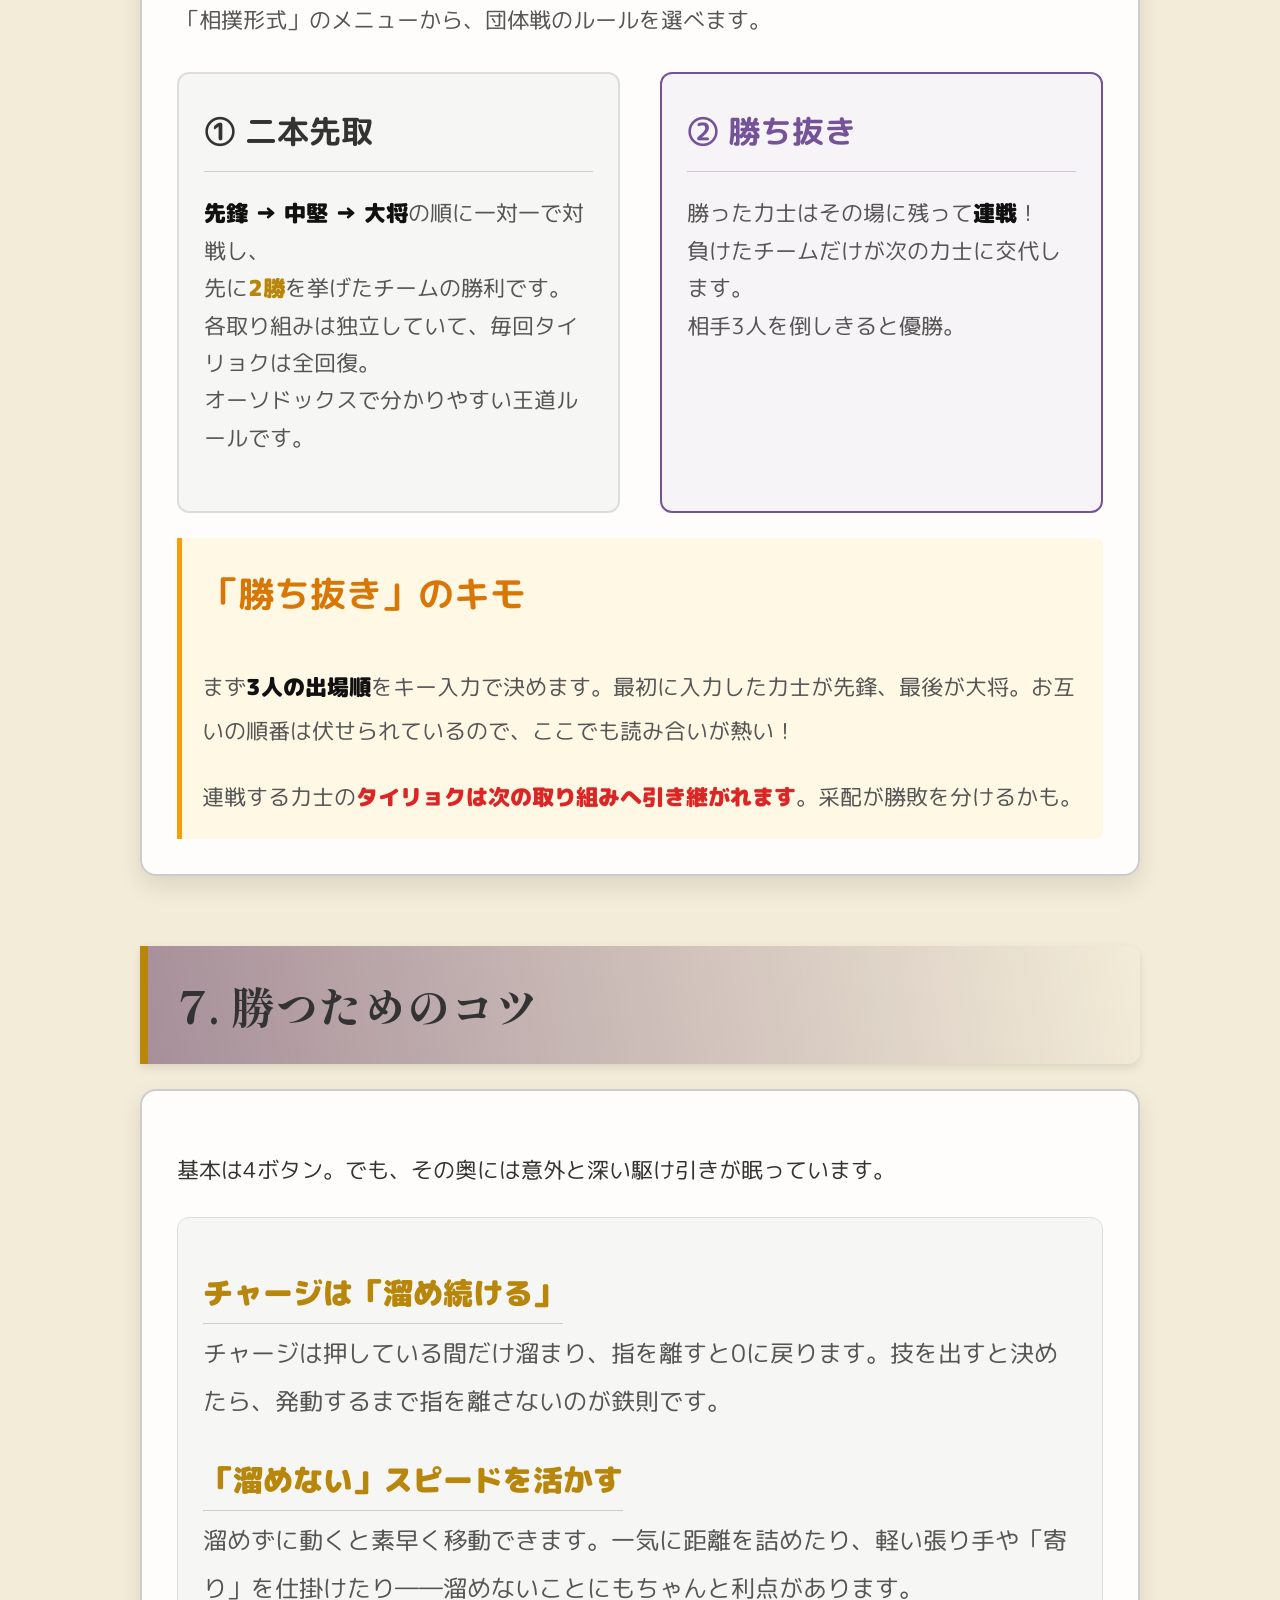
<file: manual.html>
<!DOCTYPE html>
<html lang="ja">
<head>
<meta charset="UTF-8">
<meta name="viewport" content="width=device-width, initial-scale=1.0">
<!-- 身内向けのページのため、検索結果に出さない -->
<meta name="robots" content="noindex, nofollow">
<title>スモチャンの遊び方 結婚式Ver</title>
<!-- Webフォントはローカル同梱（更新: node tools/build_fonts.js） -->
<link rel="stylesheet" href="css/webfonts.css">
<link rel="stylesheet" href="css/base.css">
<link rel="stylesheet" href="css/ui.css">

<style>
    :root {
        --p1-color: #3b82f6;
        --p2-color: #ef4444;
        --neutral-color: #9ca3af;
        --highlight: #333; /* ←セミコロンを追加して修正しました */
        --gold-text: #b8860b; /* 白背景でも見やすい少し濃いめのゴールド */
    }
    
    html, body {
        font-family: "M PLUS Rounded 1c", sans-serif;
        color: #333 !important; /* 基本の文字色を濃いグレーに */
        margin: 0;
        padding: 40px 40px 40px 40px;
        box-sizing: border-box;
        max-width: 100%;
        overflow-x: hidden;
        line-height: 2.0;
        font-size: 20px;
        
        /* スクロールできるようにする設定 */
        overflow-y: auto !important;
        height: auto !important;
    }
    
    /* 枠組み（二重線を真っ黒に） */
    #sumo-frame {
        position: fixed; inset: 0; z-index: 10000;
        pointer-events: none;
        border: 8px solid #000 !important; 
        box-sizing: border-box;
        opacity: 1 !important;
    }
    #sumo-frame::after {
        content: ""; position: absolute; inset: 4px;
        border: 2px solid #000 !important;
        box-sizing: border-box;
        opacity: 1 !important;
    }

    .container {
        max-width: 1000px;
        margin: 0 auto;
        position: relative;
        z-index: 10;
    }
    
    h1 {
        font-family: 'Shippori Mincho', serif; font-weight: 900;
        text-align: center;
        font-size: 4rem;
        margin-bottom: 20px;
        color: var(--gold-text);
        text-shadow: 2px 2px 4px rgba(0,0,0,0.15);
        border-bottom: 3px solid #ccc;
        padding-bottom: 20px;
    }
    h2 {
        background: linear-gradient(80deg, rgba(54, 5, 61, 0.4) 0%, transparent 100%);
        color: #333;
        padding: 15px 30px;
        border-left: 8px solid var(--gold-text);
        border-radius: 0 12px 12px 0;
        margin-top: 70px;
        margin-bottom: 25px;
        font-size: 2.2rem;
        font-family: 'Shippori Mincho', serif; font-weight: 800;
        box-shadow: 0 4px 10px rgba(0,0,0,0.1);
    }
    h3 {
        border-bottom: 2px dashed #ccc;
        padding-bottom: 10px;
        margin-bottom: 25px;
        font-size: 1.8rem;
        color: var(--gold-text);
    }
    h4 {
        margin-top: 0;
        font-size: 1.6rem;
        margin-bottom: 15px;
        color: #333;
    }
    p {
        margin-bottom: 1.5rem;
    }
    
    /* カードスタイル（白背景用に調整） */
    .card {
        background: rgba(255, 255, 255, 0.9);
        border: 2px solid #ccc;
        border-radius: 16px;
        padding: 35px;
        margin-bottom: 40px;
        box-shadow: 0 10px 25px rgba(0,0,0,0.1);
    }
    .container > .card:last-child { margin-bottom: 0; }
    .card-title {
        font-weight: 900;
        font-size: 2rem;
        margin-bottom: 20px;
        border-left: 8px solid var(--gold-text);
        padding-left: 15px;
        display: flex;
        align-items: center;
        line-height: 1.2;
    }

    /* グリッドレイアウト */
    .grid-2 { display: grid; grid-template-columns: 1fr 1fr; gap: 40px; }
    .grid-3 { display: grid; grid-template-columns: 1fr 1fr 1fr; gap: 25px; }

    /* キーボード風アイコン（明るいデザインに） */
    .key-icon {
        display: inline-block;
        background: linear-gradient(180deg, #fff 0%, #eee 100%);
        border: 1px solid #aaa;
        border-radius: 6px;
        padding: 4px 12px;
        margin: 0 4px;
        color: #333;
        font-family: 'Shippori Mincho', serif;
        font-weight: bold;
        box-shadow: 0 3px 0 #999, 0 4px 4px rgba(0,0,0,0.1);
        font-size: 1.4rem;
        transform: translateY(-2px);
        min-width: 1.2em;
        text-align: center;
    }
    .key-group {
        background: rgba(0,0,0,0.03);
        padding: 25px;
        border-radius: 16px;
        text-align: center;
        border: 2px solid #ddd;
    }

    /* バッジ */
    .badge {
        display: inline-block;
        padding: 8px 16px;
        border-radius: 8px;
        font-weight: bold;
        font-size: 1.2rem;
        color: #fff;
        box-shadow: 0 3px 6px rgba(0,0,0,0.2);
    }
    .badge-atk { background: var(--p2-color); }
    .badge-def { background: var(--p1-color); }
    .badge-neutral { background: var(--neutral-color); }

    /* 状況別ボックス（白背景用に） */
    .situation-box {
        background: #fff;
        border: 2px solid #ccc;
        border-radius: 16px;
        overflow: hidden;
        text-align: center;
        transition: transform 0.2s;
        box-shadow: 0 8px 15px rgba(0,0,0,0.1);
        display: flex;
        flex-direction: row;
        align-items: stretch;
    }
    
    .vs-area {
        padding: 20px;
        background: rgba(0, 0, 0, 0.03);
        display: flex;
        justify-content: center;
        gap: 12px;
        align-items: center;
        border-right: 2px dashed #ddd;
        flex: 0 0 42%;
    }
    .vs-text { font-family: 'Shippori Mincho', serif; font-weight: 800; font-size: 2rem; color: #888; margin: 0 10px; }
    
    .result-area { 
        padding: 30px 20px;
        flex: 1; 
        display: flex; 
        flex-direction: column; 
        justify-content: center;
        text-align: center;
    }
    .result-title { font-weight: 900; font-size: 2rem; margin-bottom: 10px; line-height: 1.2; }
    
    .res-win { color: #dc2626; background: rgba(239, 68, 68, 0.1); }
    .res-draw { color: #d97706; background: rgba(251, 191, 36, 0.15); }
    .res-lose { color: #2563eb; background: rgba(59, 130, 246, 0.1); }

    /* 戻るボタン */
    .manual-back {
        position: fixed !important;
        top: 30px !important;
        left: 30px !important;
        right: auto !important;
        z-index: 10001;
    }

    /* リストスタイル */
    ul.detail-list {
        list-style: none;
        padding-left: 0;
        margin: 0;
    }
    ul.detail-list li {
        margin-bottom: 20px;
    }
    ul.detail-list li > strong {
        font-size: 1.3rem;
        color: var(--p2-color);
        display: block;
        margin-bottom: 5px;
    }
    
    ul.detail-list li .desc {
        display: block;
        padding-left: 1em;
        font-size: 1.1rem;
        color: #555;
    }

    [style*="--p1-color"] ul.detail-list li > strong {
        color: var(--p1-color);
    }

    ul.action-list { padding-left: 25px; margin: 0; }
    ul.action-list li { margin-bottom: 15px; font-size: 1.2rem; }

    .action-desc-list dt {
        font-weight: 900;
        font-size: 1.5rem;
        margin-bottom: 5px;
        color: var(--gold-text);
        border-bottom: 1px solid #ccc;
        display: inline-block;
    }
    .action-desc-list dd {
        margin-left: 0;
        margin-bottom: 25px;
        font-size: 1.2rem;
        color: #555;
    }
    
    strong { font-weight: 900; color: #111; }
    .text-wafu { color: var(--gold-text); font-weight: 900; }

    @media (max-width: 950px) {
        .grid-2, .grid-3 { grid-template-columns: 1fr; }
        h1 { font-size: 2.5rem; }
        .manual-back {
            top: 15px !important;
            left: 15px !important;
            min-width: auto !important;
            padding: 8px 16px !important;
            font-size: 1.1rem !important;
        }
        body { padding: 80px 15px 100px 15px; font-size: 16px; }
    }
</style>
</head>
<body>
<div id="sumo-frame"></div>
<div id="sumo-frame"></div>

<div class="container">
    <h1 style=color:#333;>スモチャンの遊び方</h1>
    
    <h2>0. スモチャンとは？</h2>
    <div class="card">
        <p style="text-align:center; font-size:1.5rem; font-weight:900; line-height:1.6; color:#333;">
            たった4つのボタンで楽しめる<br><span class="text-wafu">「相撲ゲーム」</span>です。
        </p>
        <p style="text-align:center; color:#555;font-size: 1.1rem;">
            相撲独自のスピード感は令和時代と相性抜群。<br>
            SNSの読み込み中に勝負を決めろ！<br>
        </p>
    </div>

    <h2>1. 対戦の準備</h2>
    <div class="card">
        <h3>力士の選び方</h3>
        <p style="font-size: 1.5rem; text-align: center; margin-bottom: 30px; font-weight: bold; color:#333;">
            <span style="background:rgba(0,0,0,0.05); padding:2px 10px; border-radius:4px; border:1px solid #ccc;">顔アイコン</span>を
            <span style="background:rgba(0,0,0,0.05); padding:2px 10px; border-radius:4px; border:1px solid #ccc;">力士の体</span>にドロップするだけ！
        </p>

        <div class="grid-2">
            <div style="background:rgba(116, 83, 153, 0.1); padding:25px; border-radius:12px; border:2px solid #745399; font-size: 1.1rem;">
                <h4 style="color:#745399; font-weight:900; border-bottom:1px solid rgba(116, 83, 153, 0.3); padding-bottom:10px;">●プレイヤー</h4>
                <div style="margin-bottom: 10px;">
                    <strong style="color:var(--p1-color);">P1：左側</strong> / <strong style="color:var(--p2-color);">P2：右側</strong>
                </div>
                ①使用したい力士の顔アイコンを操作する力士の体にドラッグします。<br>
                ②アイコンをドロップするとカード内にステータスが表示されてキャラクター選択が完了します。
            </div>

            <div style="background:rgba(0, 0, 0, 0.03); padding:25px; border-radius:12px; border:2px dashed #aaa; font-size: 1.1rem;">
                <h4 style="color:var(--gold-text); font-weight:900; border-bottom:1px solid #ccc; padding-bottom:10px;">● CPU</h4>
                <strong style="color:#333;">CPUと戦う・強さを変える</strong><br>
                <div style="margin-top:10px; font-size:0.95em;">
                    カード上部のスイッチを「CPU」に切り替えると操作者がプレイヤーからCPUに切り替わります。両方CPUにすれば観戦も可能です。<br>
                    CPUの強さは「幕下」から「横綱」までの<span class="text-wafu">全7段階</span>から設定可能です。
                </div>
            </div>
        </div>
    </div>

    <div class="card">
        <h3>力士の情報</h3>
        <p style="font-size:1.1rem; color:#555; margin-bottom: 25px;">力士によって得意な戦法（=タイプ）や体格が異なります。それぞれの能力を理解して戦いましょう！</p>
        
     <div class="card">
        <h3>パラメータ</h3>
        <p style="font-size:1.1rem; color:#555; margin-bottom: 25px;">それぞれの項目に1～10（つよさは1～100）の能力値が設定されています。</p>
        
        <div>
            <div style="background:rgba(0,0,0,0.02); padding:30px; border-radius:12px; border:1px solid #e5e7eb;">
                <ul style="list-style:none; padding:0; margin:0;">
                    
                    <li style="margin-bottom:20px; display:flex; align-items:center; gap:20px;">
                        <span style="background:#525252; color:#fff; padding:6px 20px; border-radius:8px; font-weight:900; font-size:1.2rem; white-space:nowrap; min-width:150px; text-align:center; box-shadow:0 3px 6px rgba(58, 58, 58, 0.2);">つよさ</span>
                        <span style="font-size:1.1rem; color:#444; line-height:1.5;">以下の6パラメータの値を元にした、力士の大まかな強さを表す値です。</span>
                    </li>
                    
                    <li style="margin-bottom:20px; display:flex; align-items:center; gap:20px;">
                        <span style="background:#e11d48; color:#fff; padding:6px 20px; border-radius:8px; font-weight:900; font-size:1.2rem; white-space:nowrap; min-width:150px; text-align:center; box-shadow:0 3px 6px rgba(225,29,72,0.2);">チカラ</span>
                        <span style="font-size:1.1rem; color:#444; line-height:1.5;">攻撃のダメージ量や相手を押し出す力に関与します。圧倒的に重要な能力です。</span>
                    </li>
                    
                    <li style="margin-bottom:20px; display:flex; align-items:center; gap:20px;">
                        <span style="background:#16a34a; color:#fff; padding:6px 12px; border-radius:8px; font-weight:900; font-size:1.2rem; white-space:nowrap; min-width:150px; text-align:center; box-shadow:0 3px 6px rgba(22,163,74,0.2);">ギジュツ</span>
                        <span style="font-size:1.1rem; color:#444; line-height:1.5;">チャージの早さや「いなし」の決まりやすさに関与します。</span>
                    </li>
                    
                    <li style="margin-bottom:20px; display:flex; align-items:center; gap:20px;">
                        <span style="background:#0284c7; color:#fff; padding:6px 12px; border-radius:8px; font-weight:900; font-size:1.2rem; white-space:nowrap; min-width:150px; text-align:center; box-shadow:0 3px 6px rgba(2,132,199,0.2);">ハヤサ</span>
                        <span style="font-size:1.1rem; color:#444; line-height:1.5;">移動速度や隙の無さに関与します。</span>
                    </li>

                    <li style="margin-bottom:20px; display:flex; align-items:center; gap:20px;">
                        <span style="background:#db2777; color:#fff; padding:6px 12px; border-radius:8px; font-weight:900; font-size:1.2rem; white-space:nowrap; min-width:150px; text-align:center; box-shadow:0 3px 6px rgba(219,39,119,0.2);">タイリョク</span>
                        <span style="font-size:1.1rem; color:#444; line-height:1.5;">その名の通りHPのことです。</span>
                    </li>
                    
                    <li style="margin-bottom:20px; display:flex; align-items:center; gap:20px;">
                        <span style="background:#ea580c;; color:#fff; padding:6px 12px; border-radius:8px; font-weight:900; font-size:1.2rem; white-space:nowrap; min-width:150px; text-align:center; box-shadow:0 3px 6px rgba(234,88,12,0.2);">ギャクテン</span>
                        <span style="font-size:1.1rem; color:#444; line-height:1.5;">土俵際に追い込まれたときに能力が上昇/下降します</span>
                    </li>
                    
                    <li style="margin-bottom:20px; display:flex; align-items:center; gap:20px;">
                        <span style="background:#9333ea; color:#fff; padding:6px 12px; border-radius:8px; font-weight:900; font-size:1.2rem; white-space:nowrap; min-width:150px; text-align:center; box-shadow:0 3px 6px rgba(147,51,234,0.2);">キモチ</span>
                        <span style="font-size:1.1rem; color:#444; line-height:1.5;">タイリョクが減少した際に能力が上昇/下降します。</span>
                    </li>

                    
                </ul>
            </div>
        </div>
    </div>

 <div class="card">
        <h3>タイプ</h3>
        <p style="font-size:1.1rem; color:#555; margin-bottom: 25px;">パラメータの傾向（=タイプ）によって得意な戦術が変わります。<br>（CPUが操作する力士も、このタイプの傾向で戦います。）</p>
        
        <div>
            <div style="background:rgba(0,0,0,0.02); padding:30px; border-radius:12px; border:1px solid #e5e7eb;">
                <ul style="list-style:none; padding:0; margin:0;">
                    
                    <li style="margin-bottom:20px; display:flex; align-items:center; gap:20px;">
                        <span style="background:#e11d48; color:#fff; padding:6px 20px; border-radius:8px; font-weight:900; font-size:1.2rem; white-space:nowrap; min-width:150px; text-align:center; box-shadow:0 3px 6px rgba(225,29,72,0.2);">パワー</span>
                        <span style="font-size:1.1rem; color:#444; line-height:1.5;">チカラ自慢の押し相撲タイプ。つっぱりで力強く突き飛ばすのが得意です。</span>
                    </li>
                    
                    <li style="margin-bottom:20px; display:flex; align-items:center; gap:20px;">
                        <span style="background:#16a34a; color:#fff; padding:6px 12px; border-radius:8px; font-weight:900; font-size:1.2rem; white-space:nowrap; min-width:150px; text-align:center; box-shadow:0 3px 6px rgba(22,163,74,0.2);">テクニック</span>
                        <span style="font-size:1.1rem; color:#444; line-height:1.5;">ギジュツに長けた業師タイプ。組み合いから繰り出す「掴み投げ」で一発逆転を狙います。</span>
                    </li>
                    
                    <li style="margin-bottom:20px; display:flex; align-items:center; gap:20px;">
                        <span style="background:#0284c7; color:#fff; padding:6px 12px; border-radius:8px; font-weight:900; font-size:1.2rem; white-space:nowrap; min-width:150px; text-align:center; box-shadow:0 3px 6px rgba(2,132,199,0.2);">スピード</span>
                        <span style="font-size:1.1rem; color:#444; line-height:1.5;">ハヤサが武器の俊敏タイプ。「いなし」で相手の攻撃を巧みにかわし、隙を突いて攻めます。</span>
                    </li>

                    <li style="margin-bottom:20px; display:flex; align-items:center; gap:20px;">
                        <span style="background:#353535; color:#fff; padding:6px 12px; border-radius:8px; font-weight:900; font-size:1.2rem; white-space:nowrap; min-width:150px; text-align:center; box-shadow:0 3px 6px rgba(255, 255, 255, 0.2);">バランス</span>
                        <span style="font-size:1.1rem; color:#444; line-height:1.5;">平均的でクセが無く、どんな戦い方にも対応できる万能タイプです。</span>
                    </li>

                    
                </ul>
            </div>
        </div>
    </div>




    <div class="card">
        <h3>思考（CPUの戦い方のクセ）</h3>
        <p style="font-size:1.1rem; color:#555; margin-bottom: 25px;">力士にはそれぞれ「思考」が設定されています。CPUが操作するとき、この性格が戦い方のクセとして表れます。</p>
        <div>
            <div style="background:rgba(0,0,0,0.02); padding:30px; border-radius:12px; border:1px solid #e5e7eb;">
                <ul style="list-style:none; padding:0; margin:0;">
                    <li style="margin-bottom:20px; display:flex; align-items:center; gap:20px;">
                        <span style="background:#990021; color:#fff; padding:6px 12px; border-radius:8px; font-weight:900; font-size:1.2rem; white-space:nowrap; min-width:130px; text-align:center; box-shadow:0 3px 6px rgba(225,29,72,0.2);">力押し</span>
                        <span style="font-size:1.1rem; color:#444; line-height:1.5;">相手にどんどん突っ込んでいき、「ぶちかまし」を積極的に狙います。</span>
                    </li>
                    <li style="margin-bottom:20px; display:flex; align-items:center; gap:20px;">
                        <span style="background:#00752b; color:#fff; padding:6px 12px; border-radius:8px; font-weight:900; font-size:1.2rem; white-space:nowrap; min-width:130px; text-align:center; box-shadow:0 3px 6px rgba(22,163,74,0.2);">技狙い</span>
                        <span style="font-size:1.1rem; color:#444; line-height:1.5;">「いなし」や「掴み投げ」で相手をかわして仕留めます。</span>
                    </li>
                    <li style="margin-bottom:20px; display:flex; align-items:center; gap:20px;">
                        <span style="background:#797979; color:#fff; padding:6px 12px; border-radius:8px; font-weight:900; font-size:1.2rem; white-space:nowrap; min-width:130px; text-align:center; box-shadow:0 3px 6px rgba(2,132,199,0.2);">素直</span>
                        <span style="font-size:1.1rem; color:#444; line-height:1.5;">攻めと技をバランスよく使い分けます。</span>
                    </li>
                    <li style="margin-bottom:20px; display:flex; align-items:center; gap:20px;">
                        <span style="background:#3f0137; color:#fff; padding:6px 12px; border-radius:8px; font-weight:900; font-size:1.2rem; white-space:nowrap; min-width:130px; text-align:center; box-shadow:0 3px 6px rgba(147,51,234,0.2);">変則</span>
                        <span style="font-size:1.1rem; color:#444; line-height:1.5;">取り組みごとに戦い方が変化する、読めないタイプです。</span>
                    </li>
                </ul>
            </div>
        </div>
    </div>

    <div class="card">
        <h3>CPUの強さ（段位）</h3>
        <p style="font-size:1.1rem; color:#555; margin-bottom: 25px;">CPUの強さは「幕下」から「横綱」までの<span class="text-wafu">全7段階</span>。自分の腕前に合わせて選びましょう。</p>
        <div>
            <div style="background:rgba(0,0,0,0.02); padding:30px; border-radius:12px; border:1px solid #e5e7eb;">
                <ul style="list-style:none; padding:0; margin:0;">
                    <li style="margin-bottom:18px; display:flex; align-items:center; gap:20px;">
                        <span style="background:linear-gradient(135deg,#b8860b,#ffd700); color:#4a2f00; padding:6px 12px; border-radius:8px; font-weight:900; font-size:1.2rem; white-space:nowrap; min-width:90px; text-align:center; box-shadow:0 3px 6px rgba(184,134,11,0.3);">横綱</span>
                        <span style="font-size:1.1rem; color:#444; line-height:1.5;">非人道的な強さ。倒せたなら相当な実力者です。</span>
                    </li>
                    <li style="margin-bottom:18px; display:flex; align-items:center; gap:20px;">
                        <span style="background:#9333ea; color:#fff; padding:6px 12px; border-radius:8px; font-weight:900; font-size:1.2rem; white-space:nowrap; min-width:90px; text-align:center; box-shadow:0 3px 6px rgba(147,51,234,0.2);">大関</span>
                        <span style="font-size:1.1rem; color:#444; line-height:1.5;">極めたプレイヤーなら良い勝負ができるかも。</span>
                    </li>
                    <li style="margin-bottom:18px; display:flex; align-items:center; gap:20px;">
                        <span style="background:#e11d48; color:#fff; padding:6px 12px; border-radius:8px; font-weight:900; font-size:1.2rem; white-space:nowrap; min-width:90px; text-align:center; box-shadow:0 3px 6px rgba(225,29,72,0.2);">関脇</span>
                        <span style="font-size:1.1rem; color:#444; line-height:1.5;">勝てたらスモチャン上級者を名乗って良し。</span>
                    </li>
                    <li style="margin-bottom:18px; display:flex; align-items:center; gap:20px;">
                        <span style="background:#ea580c; color:#fff; padding:6px 12px; border-radius:8px; font-weight:900; font-size:1.2rem; white-space:nowrap; min-width:90px; text-align:center; box-shadow:0 3px 6px rgba(234,88,12,0.2);">小結</span>
                        <span style="font-size:1.1rem; color:#444; line-height:1.5;">エンジョイ勢とガチ勢の境目。</span>
                    </li>
                    <li style="margin-bottom:18px; display:flex; align-items:center; gap:20px;">
                        <span style="background:#0284c7; color:#fff; padding:6px 12px; border-radius:8px; font-weight:900; font-size:1.2rem; white-space:nowrap; min-width:90px; text-align:center; box-shadow:0 3px 6px rgba(2,132,199,0.2);">前頭</span>
                        <span style="font-size:1.1rem; color:#444; line-height:1.5;">練習相手にちょうど良い。</span>
                    </li>
                    <li style="margin-bottom:18px; display:flex; align-items:center; gap:20px;">
                        <span style="background:#16a34a; color:#fff; padding:6px 12px; border-radius:8px; font-weight:900; font-size:1.2rem; white-space:nowrap; min-width:90px; text-align:center; box-shadow:0 3px 6px rgba(22,163,74,0.2);">十両</span>
                        <span style="font-size:1.1rem; color:#444; line-height:1.5;">これに勝てたらスモチャン初級者卒業。</span>
                    </li>
                    <li style="margin-bottom:0; display:flex; align-items:center; gap:20px;">
                        <span style="background:#525252; color:#fff; padding:6px 12px; border-radius:8px; font-weight:900; font-size:1.2rem; white-space:nowrap; min-width:90px; text-align:center; box-shadow:0 3px 6px rgba(58,58,58,0.2);">幕下</span>
                        <span style="font-size:1.1rem; color:#444; line-height:1.5;">ルールを覚えたならチュートリアルにどうぞ。</span>
                    </li>
                </ul>
            </div>
        </div>
    </div>

    <div class="card">
        <h3>ルール・システム設定と開始</h3>
        
        <div style="display:flex; flex-direction:column; gap:25px;">
            <div>
                <h4 style="border-bottom: 1px solid #ccc; padding-bottom:5px;">環境設定とキーコンフィグ</h4>
                <p style="font-size:1.1rem; color:#555;">タイトル画面や試合中のポーズメニューから「設定」が開けます。<br>
                BGM・効果音・声の<strong>音量個別調整</strong>、<strong>画面サイズ</strong>の変更、そして自分好みの<strong>キーコンフィグ（操作ボタンの変更）</strong>が可能です！<br>また、試合中は<strong>Esc</strong>でポーズメニューを開け、登場演出などは<strong>Space</strong>でスキップできます。</p>
            </div>
            <div>
                <h4 style="border-bottom: 1px solid #ccc; padding-bottom:5px;">BGM・相撲形式</h4>
                <p style="font-size:1.1rem; color:#555;">「曲選択」ボタンから、アルバム一覧形式で好きなBGMをセットできます。<br>
                「相撲形式」からは<strong>取り組み数</strong>の変更や、勝敗が並んだ時の<strong>優勝決定戦モード</strong>のON/OFFが選べます。</p>
            </div>
        </div>

        <div style="text-align:center; margin-top:40px; background:linear-gradient(90deg, #4c1d95, #7e22ce); color:#fff; padding:20px; border-radius:8px; border:2px solid #a855f7; font-weight:900; font-size:1.5rem; letter-spacing:2px; box-shadow: 0 4px 10px rgba(0,0,0,0.2);">
            準備ができたら「TORIKUMI！」を押して開始！
        </div>
    </div>

    </div>

    <h2>2. 操作方法</h2>
    <div class="card">
        <p style="text-align:center; font-size:1.5rem; font-weight:bold; margin-bottom:10px; color:#333;">
            複雑なコマンドはありません。<br>
            <span style="background: var(--highlight); padding: 0 10px; color: #fff;">基本は「上下左右」の4つだけです！</span>
        </p>
        <p style="text-align:center; color: var(--gold-text); font-size:1.1rem; font-weight: bold; margin-bottom:30px;">
            ※設定メニューの「キーコンフィグ」から自由に自分の好きなボタンに変更できます！
        </p>

        <div class="grid-2">
            <div class="key-group">
                <div style="font-size:1.8rem; font-weight:900; color:var(--p1-color); margin-bottom:15px; font-family: 'Shippori Mincho', serif;">P1</div>
                <div style="margin-bottom:20px;">
                    <span class="key-icon">Ｗ</span><br>
                    <div style="display:flex; justify-content:center; gap:5px; margin-top:5px;">
                        <span class="key-icon">Ａ</span>
                        <span class="key-icon">Ｓ</span>
                        <span class="key-icon">Ｄ</span>
                    </div>
                </div>
                <p style="text-align:left; font-size:1.2rem; margin-top:20px; line-height: 2; color:#555;">
                    <strong style="color:#111;">Ｗ (上)</strong> ： いなし<br>
                    <strong style="color:#111;">Ｓ (下)</strong> ： チャージ<br>
                    <strong style="color:#111;">Ａ / Ｄ (左右)</strong> ： 移動・張り手
                </p>
            </div>

            <div class="key-group">
                <div style="font-size:1.8rem; font-weight:900; color:var(--p2-color); margin-bottom:15px; font-family: 'Shippori Mincho', serif;">P2</div>
                <div style="margin-bottom:20px;">
                    <span class="key-icon">↑</span><br>
                    <div style="display:flex; justify-content:center; gap:5px; margin-top:5px;">
                        <span class="key-icon">←</span>
                        <span class="key-icon">↓</span>
                        <span class="key-icon">→</span>
                    </div>
                </div>
                <p style="text-align:left; font-size:1.2rem; margin-top:20px; line-height: 2; color:#555;">
                    <strong style="color:#111;">↑ (上)</strong> ： いなし<br>
                    <strong style="color:#111;">↓ (下)</strong> ： チャージ <br>
                    <strong style="color:#111;">← / → (左右)</strong> ： 移動・張り手
                </p>
            </div>
        </div>

        <div style="margin-top: 40px; padding: 25px; background: rgba(0,0,0,0.03); border-radius: 12px; border: 1px solid #ddd;">
            <h3 style="border-bottom:none; margin-bottom:20px;">アクション詳細</h3>
            <dl class="action-desc-list">
                <dt>移動・張り手（左右）</dt>
                <dd>左右に移動します。入力中に相手と接触すると「張り手」や「寄り」に派生します。</dd>

                <dt>チャージ（下）</dt>
                <dd>一定数を溜めることで技が使えます。実は防御としても使えます。<br><strong style="color:var(--gold-text);">※チャージは押し続けている間だけ溜まり、指を離すと0に戻ります。</strong>技が出るまで指を離さないのがコツです。</dd>

                <dt>いなし（上）</dt>
                <dd>相手の攻撃を回避します。タイミングよく相手が押してきた時に使うと体勢を入れ替えて有利になります。が、失敗すると大きな隙をさらします。</dd>
            </dl>
        </div>

        <hr style="margin: 40px 0; border: none; border-top: 1px dashed #ccc;">
        
       <h3 style="border-bottom:none; margin-bottom:20px;">技リスト</h3>
        <p style="margin-bottom:20px; color:#555;">チャージが溜まった状態で特定の行動をすると発動します！</p>
        <table style="width:100%; border-collapse: collapse; font-size: 1.2rem; background: #fff; border-radius: 8px; overflow: hidden; border: 1px solid #ccc;">
            <tr style="background: rgba(255,215,0,0.15); border-bottom: 2px solid #ccc;">
                <th style="text-align:left; padding:15px; width: 18%; white-space: nowrap; color:var(--gold-text);">技名</th>
                <th style="text-align:left; padding:15px; width: 25%; color:var(--gold-text);">発動条件</th>
                <th style="text-align:left; padding:15px; color:var(--gold-text);">効果</th>
            </tr>
            <tr style="border-bottom:1px solid #eee;">
                <td style="padding:15px; font-weight:bold; color:#333;">ぶちかまし</td>
                <td style="padding:15px; color:#555;">チャージ<span style="color:var(--gold-text); font-weight:bold;">50%</span><br> + 「張り手」</td>
                <td style="padding:15px; color:#555; line-height: 1.6;">相手を後方に大きく突き飛ばします。<br>※チャージが100%溜まっていれば2連続で撃てます。<br>※ハヤサが高い力士なら、そのまま「寄り」に繋げることもできます。
</td>
            </tr>
            <tr>
                <td style="padding:15px; font-weight:bold; color:var(--p2-color);">掴み投げ</td>
                <td style="padding:15px; color:#555;">チャージ<span style="color:var(--p2-color); font-weight:bold;">100%</span> <br>+ 「いなし」</td>
                <td style="padding:15px; color:#555; line-height: 1.6;">相手を掴んで反対方向に豪快に投げ飛ばします。</td>
            </tr>
        </table>
    </div>

    <h2>3. ゲームの流れ</h2>
    <div class="card">
        <p style="color:#333;">このゲームは、<strong>「離れている時（立ち合い）」</strong>と<strong>「組んでいる時（寄り）」</strong>の2つの状態を行き来して戦います。</p>
        
        <div class="grid-2" style="align-items: stretch; text-align: center;">
            <div style="background:rgba(0,0,0,0.03); padding:30px; border-radius:16px; border:2px solid #ddd;">
                <h3 style="border:none; margin-bottom:15px;">🖐️ 立ち合い</h3>
                <p style="color:#555;">距離がある状態。<br>相手の隙を見て<strong style="color:#111;">まわしを掴め！</strong></p>
            </div>
            <div style="background:rgba(0,0,0,0.03); padding:30px; border-radius:16px; border:2px solid #ddd;">
                <h3 style="border:none; margin-bottom:15px;">🫂 寄り（組み）</h3>
                <p style="color:#555;">密着した状態。<br><strong style="color:#111;">「押し切る」</strong>か<strong style="color:#111;">「技」</strong>で決着を付けろ！</p>
            </div>
        </div>

        <div style="padding:20px; margin-top:20px; background:rgba(251, 191, 36, 0.1); border-left: 5px solid #f59e0b; border-radius:0 8px 8px 0;">
            <h3 style="margin-top:0; color:#d97706; border:none;">取り組みが始まらない？</h3>
            <p style="color:#555; margin-bottom:0; font-size:1.1rem;">
                「手を着いて…」などが表示された後、<strong>P1・P2両方のプレイヤーがいずれかのボタンを押すまで取り組みは始まりません。</strong><br>
                両者が準備完了（ボタン入力）した瞬間、「のこった！」の合図で取り組み開始です。
            </p>
        </div>

        <div style="padding:20px; margin-top:20px; background:rgba(239, 68, 68, 0.1); border-left: 5px solid #ef4444; border-radius:0 8px 8px 0;">
            <h3 style="margin-top:0; color:#dc2626; border:none;">相撲はスピード勝負！</h3>
            <p style="margin-bottom: 10px; font-weight: bold; color:#333;">
                タイリョクは<span style="color:#ef4444;"> 攻撃を受ける</span>だけでなく <span style="color:#ef4444;"> 時間経過 </span>でも減っていくぞ！
            </p>
            <p style="color:#555; margin-bottom:0; font-size:1.1rem;">相撲にボケっとしている時間なんて無い、とにかく指を動かせ！！</p>
        </div>
    </div>

    <h2>4. 「立ち合い」での勝負</h2>
    <div class="card">
    <p>それぞれの行動には有利不利の関係性があります。</p>
    
    <div style="display:flex; flex-direction:column; gap:25px;">
        <div class="situation-box">
            <div class="vs-area">
                <div><span class="badge badge-atk">張り手</span><br><small style="color:#666;">自分</small></div>
                <div class="vs-text">vs</div>
                <div><span class="badge badge-neutral">無操作</span><br><small style="color:#666;">相手</small></div>
            </div>
            <div class="result-area res-win">
                <div class="result-title">有利</div>
                <p style="color:#555; font-size:1.1rem;">まわしを掴めたので<br><strong style="color:#111;">「寄り」</strong>に移行します。</p>
            </div>
        </div>

        <div class="situation-box">
            <div class="vs-area">
                <div><span class="badge badge-atk">張り手</span><br><small style="color:#666;">自分</small></div>
                <div class="vs-text">vs</div>
                <div><span class="badge badge-atk">張り手</span><br><small style="color:#666;">相手</small></div>
            </div>
            <div class="result-area res-draw">
                <div class="result-title">互角</div>
                <p style="color:#555; font-size:1.1rem;"><strong style="color:#111;">「かち合い」</strong>発生！<br>お互いダメージを受け、弾き飛ばされます。</p>
            </div>
        </div>

        <div class="situation-box">
            <div class="vs-area">
                <div><span class="badge badge-atk">張り手</span><br><small style="color:#666;">自分</small></div>
                <div class="vs-text">vs</div>
                <div><span class="badge badge-def">いなし</span><br><small style="color:#666;">相手</small></div>
            </div>
            <div class="result-area res-lose">
                <div class="result-title">不利</div>
                <p style="color:#555; font-size:1.1rem;">くるっと回られ<br>背後を取られてしまいます。</p>
            </div>
        </div>
    </div>
    </div>

    <h2>5. 「寄り」での攻防</h2>
    <div class="card">
    <p>組んだ後は、<strong>「攻め手（組んだ側）」</strong>と<strong>「受け手（組まれた側）」</strong>に分かれます。</p>

    <div style="display:flex; flex-direction:column; gap:25px;">
        <div style="border: 2px solid var(--p2-color); border-radius:16px; padding:25px; background:rgba(0,0,0,0.02);">
            <div class="card-title" style="color:var(--p2-color); border-left-color:var(--p2-color);">攻め手（有利！）</div>
            <p style="color:#555;">勝負を決めにいきましょう！</p>
            <ul class="detail-list">
                <li>
                    <strong>・移動</strong>
                    <span class="desc">・相手を土俵際まで運びます。</span>
                </li>
                <li>
                    <strong>・チャージ</strong>
                    <span class="desc">・チャージを溜められます！</span>
                </li>
                <li>
                    <strong>・必殺技（50%〜）</strong>
                    <span class="desc">・「ぶちかまし」でつき飛ばせ！</span>
                </li>
                <li>
                    <strong>・必殺技（MAX）</strong>
                    <span class="desc">・「掴み投げ」で反対方向に不意打ちだ！</span>
                </li>
            </ul>
        </div>

        <div style="border: 2px solid var(--p1-color); --p1-color: #3b82f6; border-radius:16px; padding:25px; background:rgba(0,0,0,0.02);">
            <div class="card-title" style="color:var(--p1-color); border-left-color:var(--p1-color);">受け手（ピンチ！）</div>
            <p style="color:#555;">耐えて耐えて一発逆転を狙え！</p>
            <ul class="detail-list">
                <li>
                    <strong>・移動</strong>
                    <span class="desc">・できません（運ばれています）。</span>
                </li>
                <li>
                    <strong>・チャージ</strong>
                    <span class="desc">・チャージを溜められます！</span>
                    <span class="desc">・抵抗して相手の足を<span class="text-wafu">遅く</span>します。</span>
                </li>
                <li>
                    <strong>・必殺技（50%〜）</strong>
                    <span class="desc">・「ぶちかまし」で無理やり脱出！</span>
                </li>
                <li>
                    <strong>・必殺技（MAX）</strong>
                    <span class="desc">・「掴み投げ」で一発逆転だ！</span>
                </li>
            </ul>
        </div>
    </div>
    </div>

    <h2>6. 団体戦（チーム戦）</h2>
    <div class="card">
        <p style="color:#333; font-size:1.1rem;">3人ずつのチームを組んで雌雄を決する、熱きチーム戦モードです。<br>
        モード選択で<strong>「団体戦」</strong>を選ぶと、3人の力士でチームを編成して戦います。</p>

        <div style="padding:20px; margin-top:20px; background:rgba(116, 83, 153, 0.08); border-left:5px solid #745399; border-radius:0 8px 8px 0;">
            <h3 style="margin-top:0; color:#745399; border:none;">チームの組み方</h3>
            <p style="color:#555; margin-bottom:0; font-size:1.1rem;">
            個人戦と同じ要領で、顔アイコンをドロップして<strong>3人</strong>を選出します。同じ力士を複数並べることもできます。<br>
            選出は相手に見えない<span class="text-wafu">「秘密選択」</span>で行うので、誰を出すかの読み合いも勝負のうちです。</p>
        </div>

        <h3 style="margin-top:35px;">取り組み形式は2種類</h3>
        <p style="color:#555; font-size:1.1rem;">「相撲形式」のメニューから、団体戦のルールを選べます。</p>
        <div class="grid-2" style="align-items:stretch;">
            <div style="background:rgba(0,0,0,0.03); padding:25px; border-radius:12px; border:2px solid #ddd;">
                <h4 style="color:#333; border-bottom:1px solid #ccc; padding-bottom:8px;">① 二本先取</h4>
                <p style="color:#555; font-size:1.1rem; line-height:1.7;">
                <strong>先鋒 → 中堅 → 大将</strong>の順に一対一で対戦し、<br>
                先に<strong style="color:var(--gold-text);">2勝</strong>を挙げたチームの勝利です。<br>
                各取り組みは独立していて、毎回タイリョクは全回復。<br>
                オーソドックスで分かりやすい王道ルールです。</p>
            </div>
            <div style="background:rgba(116, 83, 153, 0.06); padding:25px; border-radius:12px; border:2px solid #745399;">
                <h4 style="color:#745399; border-bottom:1px solid rgba(116,83,153,0.3); padding-bottom:8px;">② 勝ち抜き</h4>
                <p style="color:#555; font-size:1.1rem; line-height:1.7;">
                勝った力士はその場に残って<strong>連戦</strong>！<br>
                負けたチームだけが次の力士に交代します。<br>
                相手3人を倒しきると優勝。<br>
                </p>
            </div>
        </div>

        <div style="padding:20px; margin-top:25px; background:rgba(251, 191, 36, 0.1); border-left:5px solid #f59e0b; border-radius:0 8px 8px 0;">
            <h3 style="margin-top:0; color:#d97706; border:none;">「勝ち抜き」のキモ</h3>
            <p style="color:#555; margin-bottom:12px; font-size:1.1rem;">
            まず<strong>3人の出場順</strong>をキー入力で決めます。最初に入力した力士が先鋒、最後が大将。お互いの順番は伏せられているので、ここでも読み合いが熱い！</p>
            <p style="color:#555; margin-bottom:0; font-size:1.1rem;">
            連戦する力士の<strong style="color:#dc2626;">タイリョクは次の取り組みへ引き継がれます</strong>。采配が勝敗を分けるかも。</p>
        </div>
    </div>

    <h2>7. 勝つためのコツ</h2>
    <div class="card">
        <p style="color:#333; font-size:1.1rem; margin-bottom:25px;">基本は4ボタン。でも、その奥には意外と深い駆け引きが眠っています。</p>
        <div style="padding: 25px; background: rgba(0,0,0,0.03); border-radius: 12px; border: 1px solid #ddd;">
            <dl class="action-desc-list">
                <dt>チャージは「溜め続ける」</dt>
                <dd>チャージは押している間だけ溜まり、指を離すと0に戻ります。技を出すと決めたら、発動するまで指を離さないのが鉄則です。</dd>

                <dt>「溜めない」スピードを活かす</dt>
                <dd>溜めずに動くと素早く移動できます。一気に距離を詰めたり、軽い張り手や「寄り」を仕掛けたり――溜めないことにもちゃんと利点があります。</dd>

                <dt>「張り合い」を制す</dt>
                <dd>お互いが押し合う「張り合い」の状態では、溜めながら前進するのが強力。そのまま「ぶちかまし」へ移行して、力ずくで押し勝てます。</dd>

                <dt>一発逆転の「いなし」</dt>
                <dd>相手の寄り中、とどめの「ぶちかまし」を仕掛けてくる瞬間に「いなし」を合わせれば形勢逆転。空振りには注意。</dd>
            </dl>
        </div>
        <div style="text-align:center; margin-top:30px; background:linear-gradient(90deg, #4c1d95, #7e22ce); color:#fff; padding:18px; border-radius:8px; border:2px solid #a855f7; font-weight:900; font-size:1.5rem; letter-spacing:1px; box-shadow: 0 4px 10px rgba(0,0,0,0.2);">
            さあ、指を動かしたくなってきましたね？ <br>早速ゲームに戻りましょう！
        </div>
    </div>

</div>

</body>
</html>
</file>
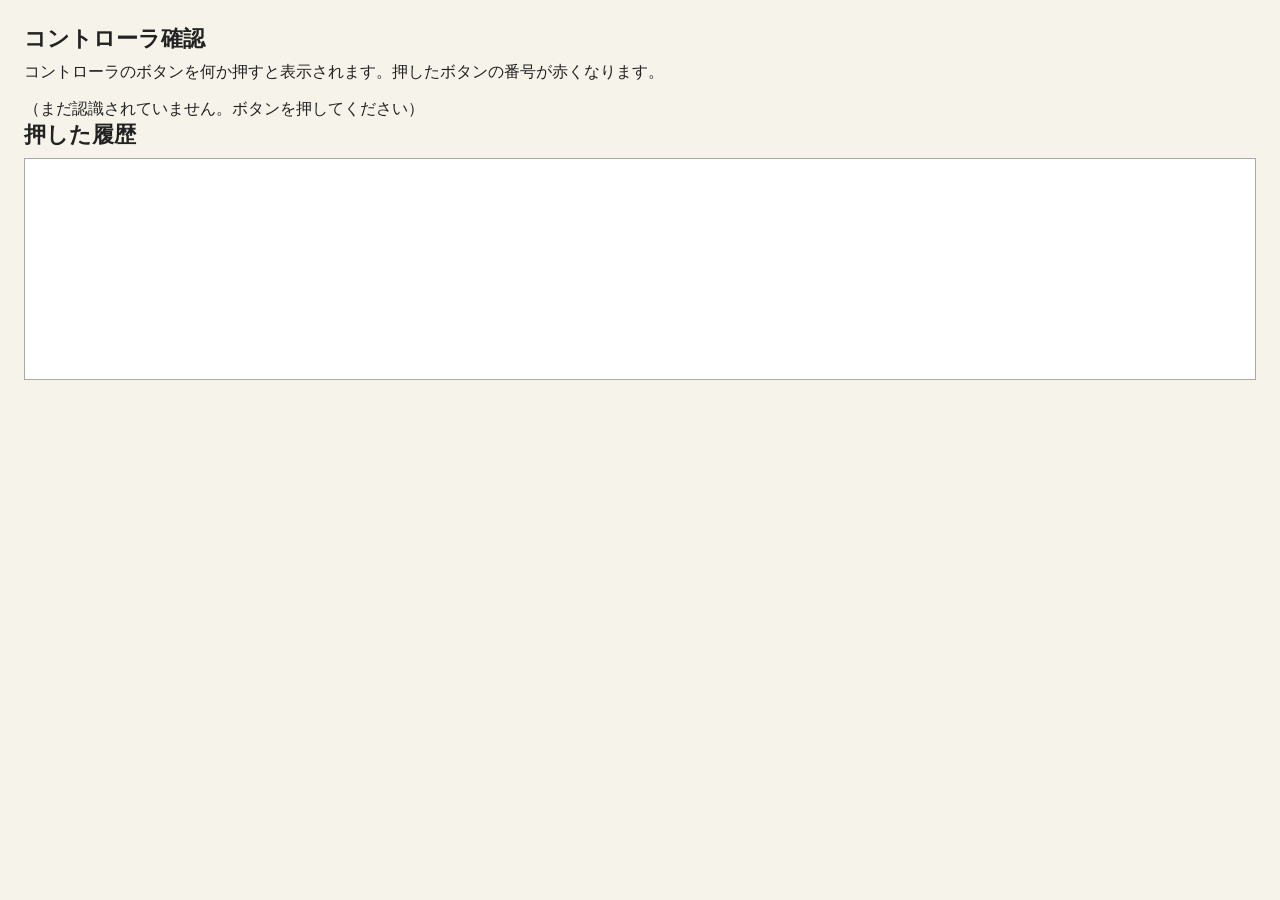
<file: tools/pad_check.html>
<!DOCTYPE html>
<html lang="ja">
<head>
<meta charset="UTF-8">
<title>コントローラ確認</title>
<style>
    /* 接続したコントローラの「ボタン番号」「スティック（軸）の値」を確かめるためのページ */
    body { font-family: sans-serif; background: #f6f3ea; color: #222; margin: 0; padding: 24px; }
    h1 { font-size: 22px; margin: 0 0 8px; }
    p { margin: 4px 0 16px; }
    .pad { background: #fff; border: 2px solid #333; border-radius: 10px; padding: 14px 18px; margin-bottom: 16px; }
    .id { font-weight: bold; word-break: break-all; }
    .btns { display: flex; flex-wrap: wrap; gap: 6px; margin: 10px 0; }
    .btn { width: 46px; height: 46px; border-radius: 8px; border: 2px solid #999; display: flex; align-items: center; justify-content: center; font-size: 18px; background: #eee; }
    .btn.on { background: #e03a3a; border-color: #a00; color: #fff; }
    .axes { font-family: monospace; font-size: 16px; }
    #log { font-family: monospace; font-size: 15px; background: #fff; border: 1px solid #aaa; padding: 10px; height: 200px; overflow-y: auto; white-space: pre; }
</style>
</head>
<body>
<h1>コントローラ確認</h1>
<p>コントローラのボタンを何か押すと表示されます。押したボタンの番号が赤くなります。</p>
<div id="pads">（まだ認識されていません。ボタンを押してください）</div>
<h1>押した履歴</h1>
<div id="log"></div>
<script>
    const prev = {};
    const log = [];
    window.__padLog = log;   // 動作確認用に履歴を外から読めるようにしておく

    function frame() {
        const pads = [...(navigator.getGamepads ? navigator.getGamepads() : [])].filter(p => p);
        const box = document.getElementById('pads');
        if (pads.length) {
            box.innerHTML = pads.map(p => `
                <div class="pad">
                    <div class="id">${p.index + 1}台目：${p.id}</div>
                    <div>mapping: "${p.mapping}"　ボタン数: ${p.buttons.length}　軸数: ${p.axes.length}</div>
                    <div class="btns">${p.buttons.map((b, i) => `<div class="btn ${b.pressed ? 'on' : ''}">${i}</div>`).join('')}</div>
                    <div class="axes">${p.axes.map((a, i) => `軸${i}: ${a.toFixed(2)}`).join('　')}</div>
                </div>`).join('');
        }
        pads.forEach(p => {
            const key = p.index;
            const was = prev[key] || { b: [], a: [] };
            p.buttons.forEach((b, i) => {
                if (b.pressed && !was.b[i]) addLog(`${p.index + 1}台目 ボタン${i} を押した`);
            });
            // 値が変わった軸を記録する（十字キーが1本の軸に出るパッドもあるため、値そのもので比べる）
            p.axes.forEach((a, i) => {
                const now = a.toFixed(2);
                if (was.a[i] !== undefined && now !== was.a[i] && Math.abs(a) > 0.1) addLog(`${p.index + 1}台目 軸${i} = ${now}`);
            });
            prev[key] = {
                b: p.buttons.map(b => b.pressed),
                a: p.axes.map(a => a.toFixed(2))
            };
        });
        requestAnimationFrame(frame);
    }
    function addLog(text) {
        log.push(text);
        const el = document.getElementById('log');
        el.textContent = log.slice(-200).join('\n');
        el.scrollTop = el.scrollHeight;
    }
    requestAnimationFrame(frame);
</script>
</body>
</html>
</file>
